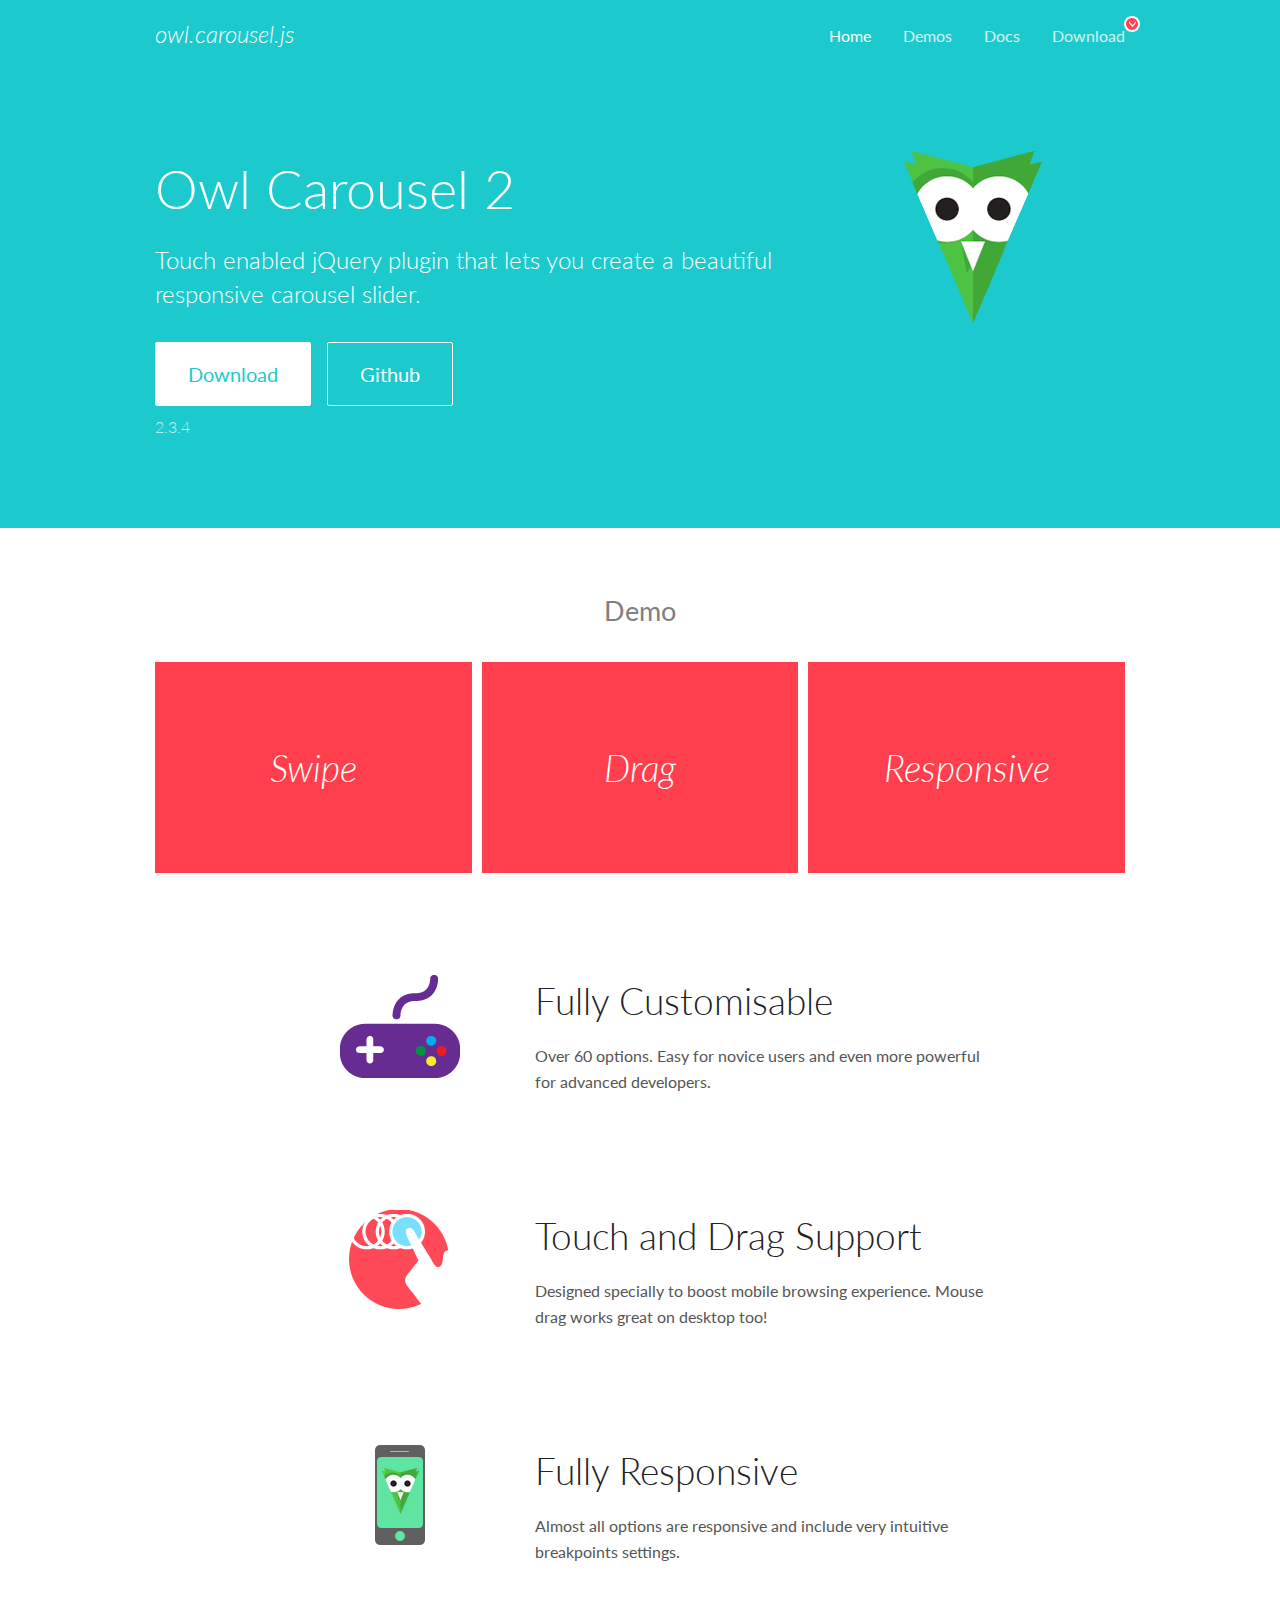
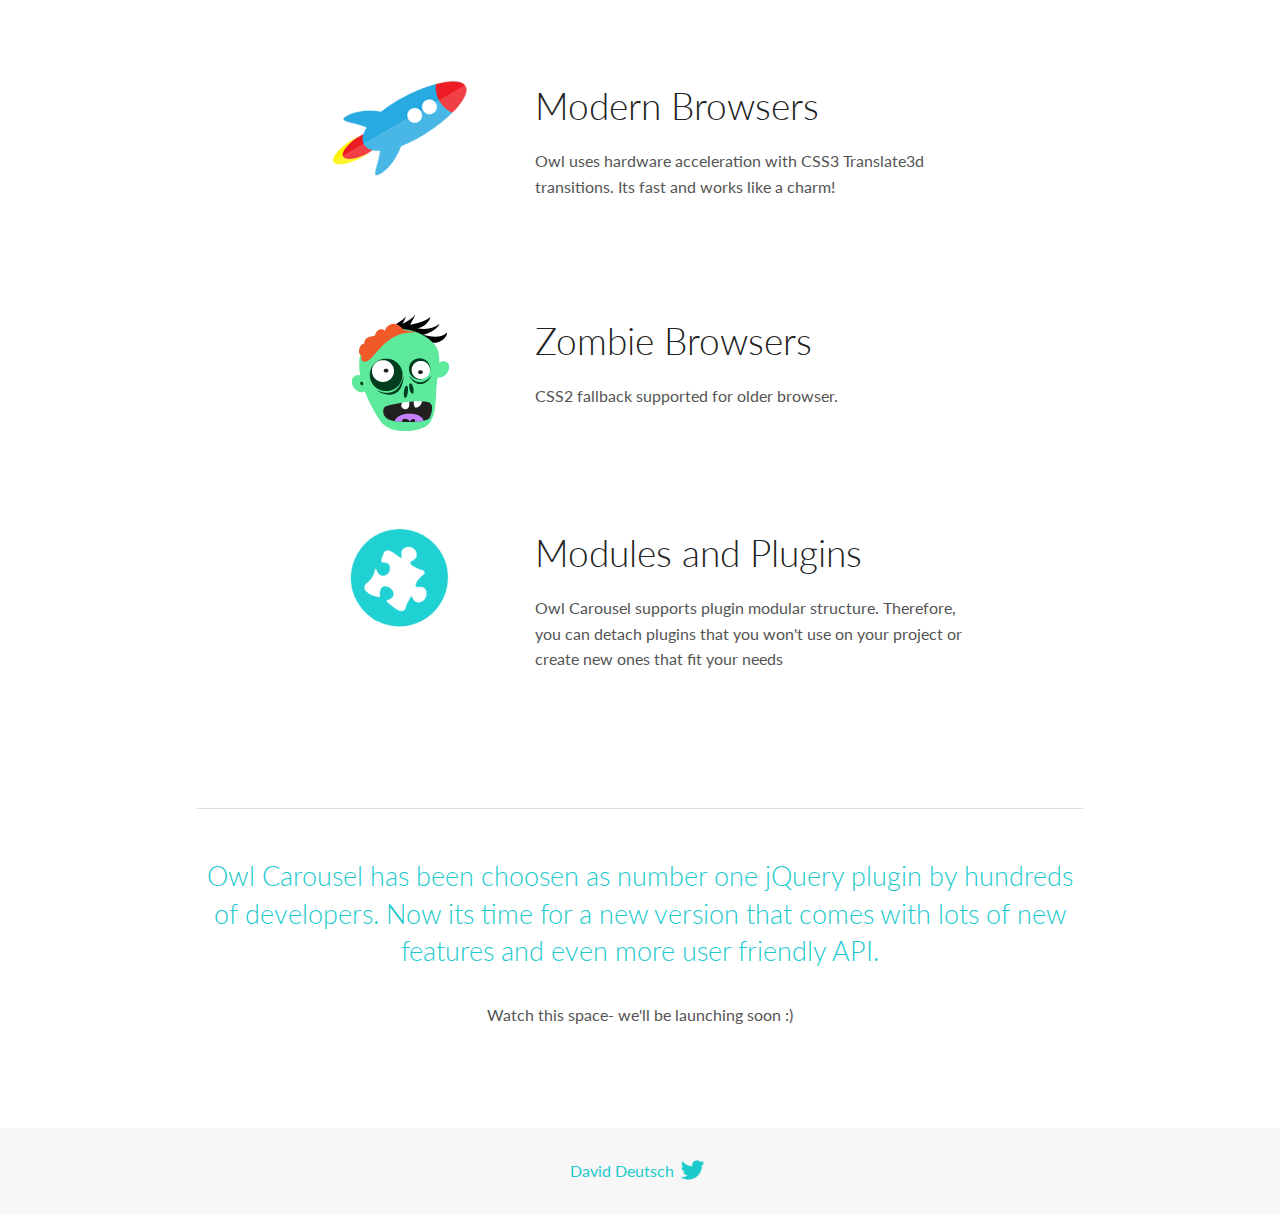
<file: lib/Plugin & Library Web Design ITCC 2025/Plugin & Library Web Design ITCC 2025/OwlCarousel2 v2.3.4/docs/index.html>
<!DOCTYPE html>
<html lang="en">
  <head>

    <!-- head -->
    <meta charset="utf-8">
    <meta name="msapplication-tap-highlight" content="no" />
    <meta name="viewport" content="width=device-width, initial-scale=1.0" />
    <meta name="description" content="Touch enabled jQuery plugin that lets you create beautiful responsive carousel slider.">
    <meta name="author" content="David Deutsch">
    <title>
      Home | Owl Carousel | 2.3.4
    </title>

    <!-- Stylesheets -->
    <link href='https://fonts.googleapis.com/css?family=Lato:300,400,700,400italic,300italic' rel='stylesheet' type='text/css'>
    <link rel="stylesheet" href="assets/css/docs.theme.min.css">

    <!-- Owl Stylesheets -->
    <link rel="stylesheet" href="assets/owlcarousel/assets/owl.carousel.min.css">
    <link rel="stylesheet" href="assets/owlcarousel/assets/owl.theme.default.min.css">

    <!-- HTML5 shim and Respond.js IE8 support of HTML5 elements and media queries -->

    <!--[if lt IE 9]>
      <script src="https://oss.maxcdn.com/libs/html5shiv/3.7.0/html5shiv.js"></script>
      <script src="https://oss.maxcdn.com/libs/respond.js/1.3.0/respond.min.js"></script>
    <![endif]-->

    <!-- Favicons -->
    <link rel="apple-touch-icon-precomposed" sizes="144x144" href="assets/ico/apple-touch-icon-144-precomposed.png">
    <link rel="shortcut icon" href="assets/ico/favicon.png">
    <link rel="shortcut icon" href="favicon.ico">

    <!-- Yeah i know js should not be in header. Its required for demos.-->

    <!-- javascript -->
    <script src="assets/vendors/jquery.min.js"></script>
    <script src="assets/owlcarousel/owl.carousel.js"></script>
  </head>
  <body>

    <!-- header -->
    <header class="header">
      <div class="row">
        <div class="large-12 columns">
          <div class="brand left">
            <h3>
              <a href="/OwlCarousel2/">owl.carousel.js</a> 
            </h3>
          </div>
          <a id="toggle-nav" class="right">
            <span></span> <span></span> <span></span> 
          </a> 
          <div class="nav-bar">
            <ul class="clearfix">
              <li class="active">
                <a href="/OwlCarousel2/index.html">Home</a> 
              </li>
              <li> <a href="/OwlCarousel2/demos/demos.html">Demos</a>  </li>
              <li> <a href="/OwlCarousel2/docs/started-welcome.html">Docs</a>  </li>
              <li>
                <a href="https://github.com/OwlCarousel2/OwlCarousel2/archive/2.3.4.zip">Download</a> 
                <span class="download"></span> 
              </li>
            </ul>
          </div>
        </div>
      </div>
    </header>

    <!-- home panel -->
    <section id="hero">
      <div class="row">
        <div class="large-8 medium-8 columns">
          <h1>Owl Carousel 2</h1>
          <h4>Touch enabled jQuery plugin that lets you create a beautiful responsive carousel slider.</h4>
          <a href="https://github.com/OwlCarousel2/OwlCarousel2/archive/2.3.4.zip" class="hero-button">Download</a> 
          <a href="https://github.com/OwlCarousel2/OwlCarousel2" class="hero-button outline">Github</a> 
          <p>2.3.4</p>
        </div>
        <div class="large-4 medium-4 columns">
          <img class="owl-logo" src="assets/img/owl-logo.png" alt="mr. Owl">
        </div>
      </div>
    </section>

    <!-- body -->
    <div class="home-demo">
      <div class="row">
        <div class="large-12 columns">
          <h3>Demo</h3>
          <div class="owl-carousel">
            <div class="item">
              <h2>Swipe</h2>
            </div>
            <div class="item">
              <h2>Drag</h2>
            </div>
            <div class="item">
              <h2>Responsive</h2>
            </div>
            <div class="item">
              <h2>CSS3</h2>
            </div>
            <div class="item">
              <h2>Fast</h2>
            </div>
            <div class="item">
              <h2>Easy</h2>
            </div>
            <div class="item">
              <h2>Free</h2>
            </div>
            <div class="item">
              <h2>Upgradable</h2>
            </div>
            <div class="item">
              <h2>Tons of options</h2>
            </div>
            <div class="item">
              <h2>Infinity</h2>
            </div>
            <div class="item">
              <h2>Auto Width</h2>
            </div>
          </div>
        </div>
      </div>
    </div>
    <script>
      var owl = $('.owl-carousel');
      owl.owlCarousel({
        margin: 10,
        loop: true,
        responsive: {
          0: {
            items: 1
          },
          600: {
            items: 2
          },
          1000: {
            items: 3
          }
        }
      })
    </script>

    <!-- features -->
    <div id="features">
      <div class="row">
        <div class="small-12 medium-9 small-centered columns">
          <section class="row feature">
            <div class="medium-4 small-12 columns">
              <img src="assets/img/feature-options.png" alt="">
            </div>
            <div class="medium-8 small-12 columns">
              <h2>Fully Customisable</h2>
              <p>Over 60 options. Easy for novice users and even more powerful for advanced developers.</p>
            </div>
          </section>
          <section class="row feature">
            <div class="medium-4 small-12 columns">
              <img src="assets/img/feature-drag.png" alt="">
            </div>
            <div class="medium-8 small-12 columns">
              <h2>Touch and Drag Support</h2>
              <p>Designed specially to boost mobile browsing experience. Mouse drag works great on desktop too!</p>
            </div>
          </section>
          <section class="row feature">
            <div class="medium-4 small-12 columns">
              <img src="assets/img/feature-responsive.png" alt="">
            </div>
            <div class="medium-8 small-12 columns">
              <h2>Fully Responsive</h2>
              <p>Almost all options are responsive and include very intuitive breakpoints settings.</p>
            </div>
          </section>
          <section class="row feature">
            <div class="medium-4 small-12 columns">
              <img src="assets/img/feature-modern.png" alt="">
            </div>
            <div class="medium-8 small-12 columns">
              <h2>Modern Browsers</h2>
              <p>Owl uses hardware acceleration with CSS3 Translate3d transitions. Its fast and works like a charm! </p>
            </div>
          </section>
          <section class="row feature">
            <div class="medium-4 small-12 columns">
              <img src="assets/img/feature-zombie.png" alt="">
            </div>
            <div class="medium-8 small-12 columns">
              <h2>Zombie Browsers</h2>
              <p>CSS2 fallback supported for older browser.</p>
            </div>
          </section>
          <section class="row feature">
            <div class="medium-4 small-12 columns">
              <img src="assets/img/feature-module.png" alt="">
            </div>
            <div class="medium-8 small-12 columns">
              <h2>Modules and Plugins</h2>
              <p>Owl Carousel supports plugin modular structure. Therefore, you can detach plugins that you won&#x27;t use on your project or create new ones that fit your needs</p>
            </div>
          </section>
        </div>
      </div>
    </div>

    <!-- footer -->
    <section id="teaser-text">
      <div class="row">
        <div class="small-12 medium-11 small-centered columns">
          <hr>
          <h3 id="owl-carousel-has-been-choosen-as-number-one-jquery-plugin-by-hundreds-of-developers-now-its-time-for-a-new-version-that-comes-with-lots-of-new-features-and-even-more-user-friendly-api-">Owl Carousel has been choosen as number one jQuery plugin by hundreds of developers. Now its time for a new version that comes with lots of new features and even more user friendly API.</h3>
          <p>Watch this space- we&#39;ll be launching soon :)</p>
        </div>
      </div>
    </section>

    <!-- footer -->
    <footer class="footer">
      <div class="row">
        <div class="large-12 columns">
          <h5>
            <a href="/OwlCarousel2/docs/support-contact.html">David Deutsch</a> 
            <a id="custom-tweet-button" href="https://twitter.com/share?url=https://github.com/OwlCarousel2/OwlCarousel2&text=Owl Carousel - This is so awesome! " target="_blank"></a> 
          </h5>
        </div>
      </div>
    </footer>

    <!-- vendors -->
    <script src="assets/vendors/highlight.js"></script>
    <script src="assets/js/app.js"></script>
  </body>
</html>
</file>
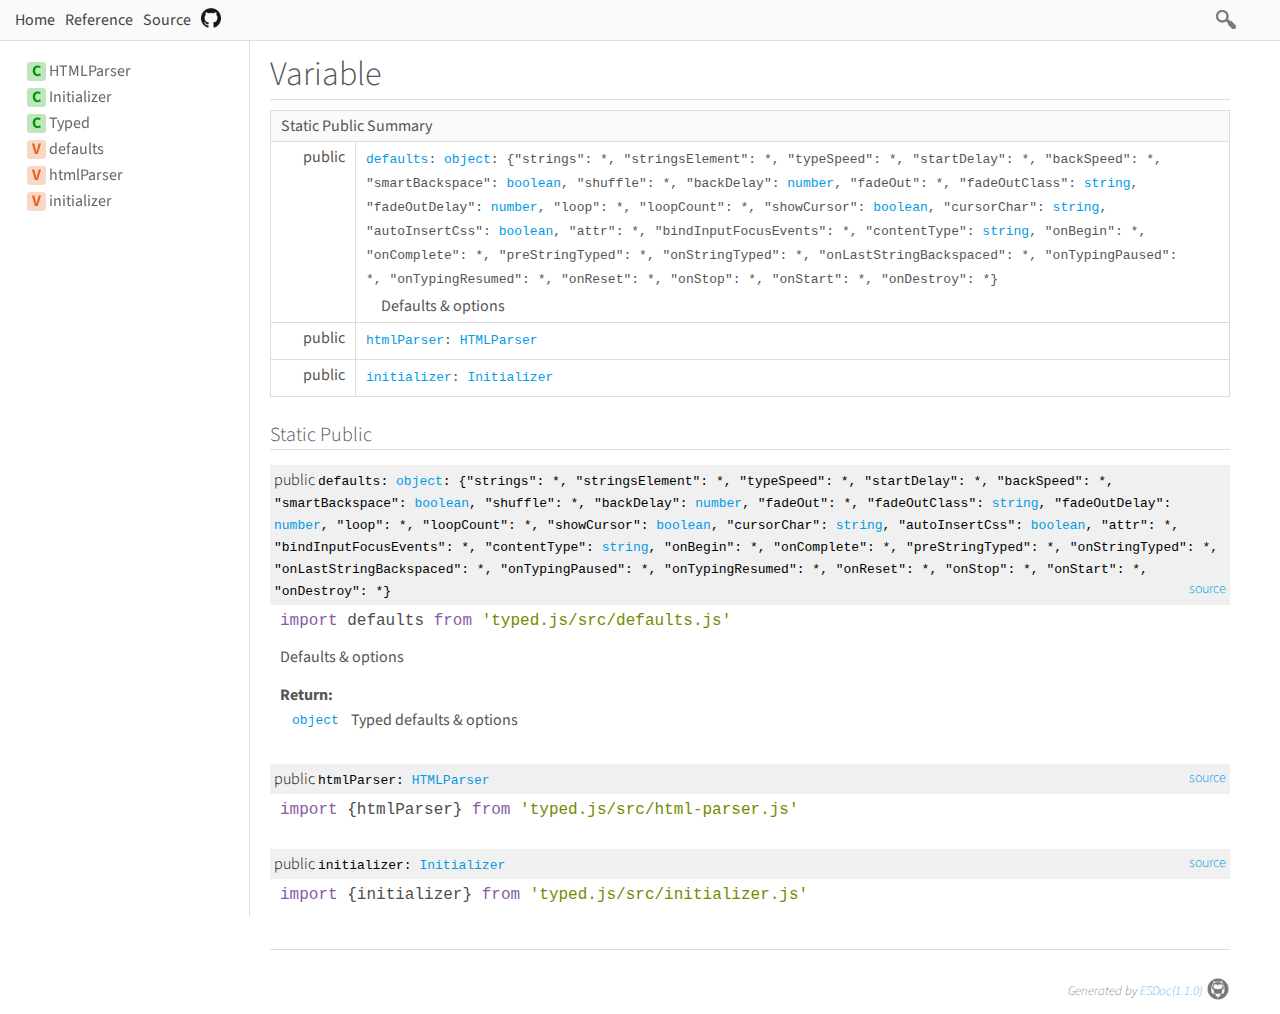
<file: lib/Plugin & Library Web Design ITCC 2025/Plugin & Library Web Design ITCC 2025/typed.js v2.1.0/docs/variable/index.html>
<!DOCTYPE html>
<html>
<head>
  <meta charset="utf-8">
  <base data-ice="baseUrl" href="../">
  <title data-ice="title">Variable | typed.js</title>
  <link type="text/css" rel="stylesheet" href="css/style.css">
  <link type="text/css" rel="stylesheet" href="css/prettify-tomorrow.css">
  <script src="script/prettify/prettify.js"></script>
  <script src="script/manual.js"></script>
<meta name="description" content="A JavaScript Typing Animation Library"><meta property="twitter:card" content="summary"><meta property="twitter:title" content="typed.js"><meta property="twitter:description" content="A JavaScript Typing Animation Library"></head>
<body class="layout-container" data-ice="rootContainer">

<header>
  <a href="./">Home</a>
  
  <a href="identifiers.html">Reference</a>
  <a href="source.html">Source</a>
  
  <div class="search-box">
  <span>
    <img src="./image/search.png">
    <span class="search-input-edge"></span><input class="search-input"><span class="search-input-edge"></span>
  </span>
    <ul class="search-result"></ul>
  </div>
<a style="position:relative; top:3px;" href="https://github.com/mattboldt/typed.js"><img width="20px" src="./image/github.png"></a></header>

<nav class="navigation" data-ice="nav"><div>
  <ul>
    
  <li data-ice="doc"><span data-ice="kind" class="kind-class">C</span><span data-ice="name"><span><a href="class/src/html-parser.js~HTMLParser.html">HTMLParser</a></span></span></li>
<li data-ice="doc"><span data-ice="kind" class="kind-class">C</span><span data-ice="name"><span><a href="class/src/initializer.js~Initializer.html">Initializer</a></span></span></li>
<li data-ice="doc"><span data-ice="kind" class="kind-class">C</span><span data-ice="name"><span><a href="class/src/typed.js~Typed.html">Typed</a></span></span></li>
<li data-ice="doc"><span data-ice="kind" class="kind-variable">V</span><span data-ice="name"><span><a href="variable/index.html#static-variable-defaults">defaults</a></span></span></li>
<li data-ice="doc"><span data-ice="kind" class="kind-variable">V</span><span data-ice="name"><span><a href="variable/index.html#static-variable-htmlParser">htmlParser</a></span></span></li>
<li data-ice="doc"><span data-ice="kind" class="kind-variable">V</span><span data-ice="name"><span><a href="variable/index.html#static-variable-initializer">initializer</a></span></span></li>
</ul>
</div>
</nav>

<div class="content" data-ice="content"><h1 data-ice="title">Variable</h1>
<div data-ice="summaries"><table class="summary" data-ice="summary">
  <thead><tr><td data-ice="title" colspan="3">Static Public Summary</td></tr></thead>
  <tbody>
  
  <tr data-ice="target">
    <td>
      <span class="access" data-ice="access">public</span>
      
      
      
      <span class="override" data-ice="override"></span>
    </td>
    <td>
      <div>
        <p>
          
          
          
          <span class="code" data-ice="name"><span><a href="variable/index.html#static-variable-defaults">defaults</a></span></span><span class="code" data-ice="signature">: <span><a href="https://developer.mozilla.org/en-US/docs/Web/JavaScript/Reference/Global_Objects/Object">object</a></span>: {&quot;strings&quot;: <span>*</span>, &quot;stringsElement&quot;: <span>*</span>, &quot;typeSpeed&quot;: <span>*</span>, &quot;startDelay&quot;: <span>*</span>, &quot;backSpeed&quot;: <span>*</span>, &quot;smartBackspace&quot;: <span><a href="https://developer.mozilla.org/en-US/docs/Web/JavaScript/Reference/Global_Objects/Boolean">boolean</a></span>, &quot;shuffle&quot;: <span>*</span>, &quot;backDelay&quot;: <span><a href="https://developer.mozilla.org/en-US/docs/Web/JavaScript/Reference/Global_Objects/Number">number</a></span>, &quot;fadeOut&quot;: <span>*</span>, &quot;fadeOutClass&quot;: <span><a href="https://developer.mozilla.org/en-US/docs/Web/JavaScript/Reference/Global_Objects/String">string</a></span>, &quot;fadeOutDelay&quot;: <span><a href="https://developer.mozilla.org/en-US/docs/Web/JavaScript/Reference/Global_Objects/Number">number</a></span>, &quot;loop&quot;: <span>*</span>, &quot;loopCount&quot;: <span>*</span>, &quot;showCursor&quot;: <span><a href="https://developer.mozilla.org/en-US/docs/Web/JavaScript/Reference/Global_Objects/Boolean">boolean</a></span>, &quot;cursorChar&quot;: <span><a href="https://developer.mozilla.org/en-US/docs/Web/JavaScript/Reference/Global_Objects/String">string</a></span>, &quot;autoInsertCss&quot;: <span><a href="https://developer.mozilla.org/en-US/docs/Web/JavaScript/Reference/Global_Objects/Boolean">boolean</a></span>, &quot;attr&quot;: <span>*</span>, &quot;bindInputFocusEvents&quot;: <span>*</span>, &quot;contentType&quot;: <span><a href="https://developer.mozilla.org/en-US/docs/Web/JavaScript/Reference/Global_Objects/String">string</a></span>, &quot;onBegin&quot;: <span>*</span>, &quot;onComplete&quot;: <span>*</span>, &quot;preStringTyped&quot;: <span>*</span>, &quot;onStringTyped&quot;: <span>*</span>, &quot;onLastStringBackspaced&quot;: <span>*</span>, &quot;onTypingPaused&quot;: <span>*</span>, &quot;onTypingResumed&quot;: <span>*</span>, &quot;onReset&quot;: <span>*</span>, &quot;onStop&quot;: <span>*</span>, &quot;onStart&quot;: <span>*</span>, &quot;onDestroy&quot;: <span>*</span>}</span>
        </p>
      </div>
      <div>
        
        
        <div data-ice="description"><p>Defaults &amp; options</p>
</div>
      </div>
    </td>
    <td>
      
      
    </td>
  </tr>
<tr data-ice="target">
    <td>
      <span class="access" data-ice="access">public</span>
      
      
      
      <span class="override" data-ice="override"></span>
    </td>
    <td>
      <div>
        <p>
          
          
          
          <span class="code" data-ice="name"><span><a href="variable/index.html#static-variable-htmlParser">htmlParser</a></span></span><span class="code" data-ice="signature">: <span><a href="class/src/html-parser.js~HTMLParser.html">HTMLParser</a></span></span>
        </p>
      </div>
      <div>
        
        
        
      </div>
    </td>
    <td>
      
      
    </td>
  </tr>
<tr data-ice="target">
    <td>
      <span class="access" data-ice="access">public</span>
      
      
      
      <span class="override" data-ice="override"></span>
    </td>
    <td>
      <div>
        <p>
          
          
          
          <span class="code" data-ice="name"><span><a href="variable/index.html#static-variable-initializer">initializer</a></span></span><span class="code" data-ice="signature">: <span><a href="class/src/initializer.js~Initializer.html">Initializer</a></span></span>
        </p>
      </div>
      <div>
        
        
        
      </div>
    </td>
    <td>
      
      
    </td>
  </tr>
</tbody>
</table>
</div>
<div data-ice="details"><h2 data-ice="title">Static Public </h2>

<div class="detail" data-ice="detail">
  <h3 data-ice="anchor" id="static-variable-defaults">
    <span class="access" data-ice="access">public</span>
    
    
    
    
    
    <span class="code" data-ice="name">defaults</span><span class="code" data-ice="signature">: <span><a href="https://developer.mozilla.org/en-US/docs/Web/JavaScript/Reference/Global_Objects/Object">object</a></span>: {&quot;strings&quot;: <span>*</span>, &quot;stringsElement&quot;: <span>*</span>, &quot;typeSpeed&quot;: <span>*</span>, &quot;startDelay&quot;: <span>*</span>, &quot;backSpeed&quot;: <span>*</span>, &quot;smartBackspace&quot;: <span><a href="https://developer.mozilla.org/en-US/docs/Web/JavaScript/Reference/Global_Objects/Boolean">boolean</a></span>, &quot;shuffle&quot;: <span>*</span>, &quot;backDelay&quot;: <span><a href="https://developer.mozilla.org/en-US/docs/Web/JavaScript/Reference/Global_Objects/Number">number</a></span>, &quot;fadeOut&quot;: <span>*</span>, &quot;fadeOutClass&quot;: <span><a href="https://developer.mozilla.org/en-US/docs/Web/JavaScript/Reference/Global_Objects/String">string</a></span>, &quot;fadeOutDelay&quot;: <span><a href="https://developer.mozilla.org/en-US/docs/Web/JavaScript/Reference/Global_Objects/Number">number</a></span>, &quot;loop&quot;: <span>*</span>, &quot;loopCount&quot;: <span>*</span>, &quot;showCursor&quot;: <span><a href="https://developer.mozilla.org/en-US/docs/Web/JavaScript/Reference/Global_Objects/Boolean">boolean</a></span>, &quot;cursorChar&quot;: <span><a href="https://developer.mozilla.org/en-US/docs/Web/JavaScript/Reference/Global_Objects/String">string</a></span>, &quot;autoInsertCss&quot;: <span><a href="https://developer.mozilla.org/en-US/docs/Web/JavaScript/Reference/Global_Objects/Boolean">boolean</a></span>, &quot;attr&quot;: <span>*</span>, &quot;bindInputFocusEvents&quot;: <span>*</span>, &quot;contentType&quot;: <span><a href="https://developer.mozilla.org/en-US/docs/Web/JavaScript/Reference/Global_Objects/String">string</a></span>, &quot;onBegin&quot;: <span>*</span>, &quot;onComplete&quot;: <span>*</span>, &quot;preStringTyped&quot;: <span>*</span>, &quot;onStringTyped&quot;: <span>*</span>, &quot;onLastStringBackspaced&quot;: <span>*</span>, &quot;onTypingPaused&quot;: <span>*</span>, &quot;onTypingResumed&quot;: <span>*</span>, &quot;onReset&quot;: <span>*</span>, &quot;onStop&quot;: <span>*</span>, &quot;onStart&quot;: <span>*</span>, &quot;onDestroy&quot;: <span>*</span>}</span>
    <span class="right-info">
      
      
      <span data-ice="source"><span><a href="file/src/defaults.js.html#lineNumber7">source</a></span></span>
    </span>
  </h3>

  <div data-ice="importPath" class="import-path"><pre class="prettyprint"><code data-ice="importPathCode">import defaults from &apos;<span><a href="file/src/defaults.js.html#lineNumber7">typed.js/src/defaults.js</a></span>&apos;</code></pre></div>
  
  
  <div data-ice="description"><p>Defaults &amp; options</p>
</div>

  

  <div data-ice="properties">
</div>

  <div class="return-params" data-ice="returnParams">
    <h4>Return:</h4>
    <table>
      <tbody>
        <tr>
          <td class="return-type code" data-ice="returnType"><span><a href="https://developer.mozilla.org/en-US/docs/Web/JavaScript/Reference/Global_Objects/Object">object</a></span></td>
          <td class="return-desc" data-ice="returnDescription"><p>Typed defaults &amp; options</p>
</td>
        </tr>
      </tbody>
    </table>
    <div data-ice="returnProperties">
</div>
  </div>

  

  

  

  

  

  

  
  
</div>
<div class="detail" data-ice="detail">
  <h3 data-ice="anchor" id="static-variable-htmlParser">
    <span class="access" data-ice="access">public</span>
    
    
    
    
    
    <span class="code" data-ice="name">htmlParser</span><span class="code" data-ice="signature">: <span><a href="class/src/html-parser.js~HTMLParser.html">HTMLParser</a></span></span>
    <span class="right-info">
      
      
      <span data-ice="source"><span><a href="file/src/html-parser.js.html#lineNumber67">source</a></span></span>
    </span>
  </h3>

  <div data-ice="importPath" class="import-path"><pre class="prettyprint"><code data-ice="importPathCode">import {htmlParser} from &apos;<span><a href="file/src/html-parser.js.html#lineNumber67">typed.js/src/html-parser.js</a></span>&apos;</code></pre></div>
  
  
  

  

  <div data-ice="properties">
</div>

  

  

  

  

  

  

  

  
  
</div>
<div class="detail" data-ice="detail">
  <h3 data-ice="anchor" id="static-variable-initializer">
    <span class="access" data-ice="access">public</span>
    
    
    
    
    
    <span class="code" data-ice="name">initializer</span><span class="code" data-ice="signature">: <span><a href="class/src/initializer.js~Initializer.html">Initializer</a></span></span>
    <span class="right-info">
      
      
      <span data-ice="source"><span><a href="file/src/initializer.js.html#lineNumber218">source</a></span></span>
    </span>
  </h3>

  <div data-ice="importPath" class="import-path"><pre class="prettyprint"><code data-ice="importPathCode">import {initializer} from &apos;<span><a href="file/src/initializer.js.html#lineNumber218">typed.js/src/initializer.js</a></span>&apos;</code></pre></div>
  
  
  

  

  <div data-ice="properties">
</div>

  

  

  

  

  

  

  

  
  
</div>
</div>
</div>

<footer class="footer">
  Generated by <a href="https://esdoc.org">ESDoc<span data-ice="esdocVersion">(1.1.0)</span><img src="./image/esdoc-logo-mini-black.png"></a>
</footer>

<script src="script/search_index.js"></script>
<script src="script/search.js"></script>
<script src="script/pretty-print.js"></script>
<script src="script/inherited-summary.js"></script>
<script src="script/test-summary.js"></script>
<script src="script/inner-link.js"></script>
<script src="script/patch-for-local.js"></script>
</body>
</html>
</file>
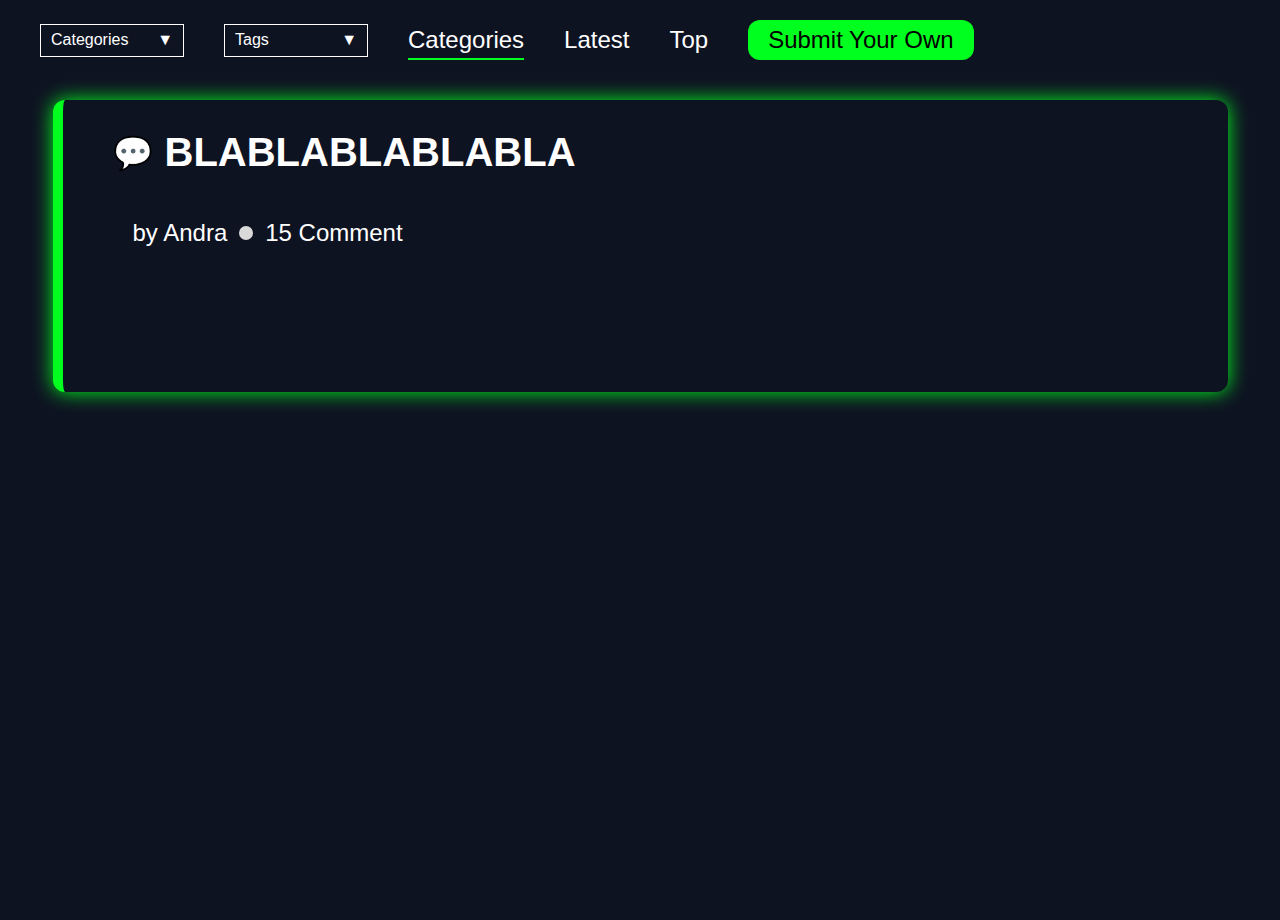
<file: forumm.html>
<!DOCTYPE html>
<html lang="en">

<head>
  <meta charset="UTF-8">
  <meta name="viewport" content="width=device-width, initial-scale=1.0">
  <title>Forum Chat Dummy</title>
  <link rel="stylesheet" href="/css/forum.css">
</head>

<body class="custom-body">
  <div class="nav-bar">
    <div class="dropdown">
      <div class="dropdown-button">Categories
        <span class="arrow">▼</span>
      </div>
      <div class="dropdown-content">
        <a href="#">blabla</a>
        <a href="#">blabla</a>
        <a href="#">blabla</a>
      </div>
    </div>

    <div class="dropdown">
      <div class="dropdown-button">Tags
        <span class="arrow">▼</span>
      </div>
      <div class="dropdown-content">
        <a href="#">blabla</a>
        <a href="#">blabla</a>
        <a href="#">blabla</a>
      </div>
    </div>

    <a href="#" class="nav-link underline">Categories</a>
    <a href="#" class="nav-link">Latest</a>
    <a href="#" class="nav-link">Top</a>
    <a href="#" class="submit-btn">Submit Your Own</a>
  </div>

  <div class="chat-card">
    <div class="chat-header">
      <div class="chat-icon">💬</div>
      <h1 class="chat-title">BLABLABLABLABLA</h1>
    </div>
    <div class="chat-info">
      <p class="chat-user">by Andra</p>
      <div class="chat-dot"></div>
      <p class="chat-comment">15 Comment</p>
    </div>
  </div>
</body>

</html>
</file>
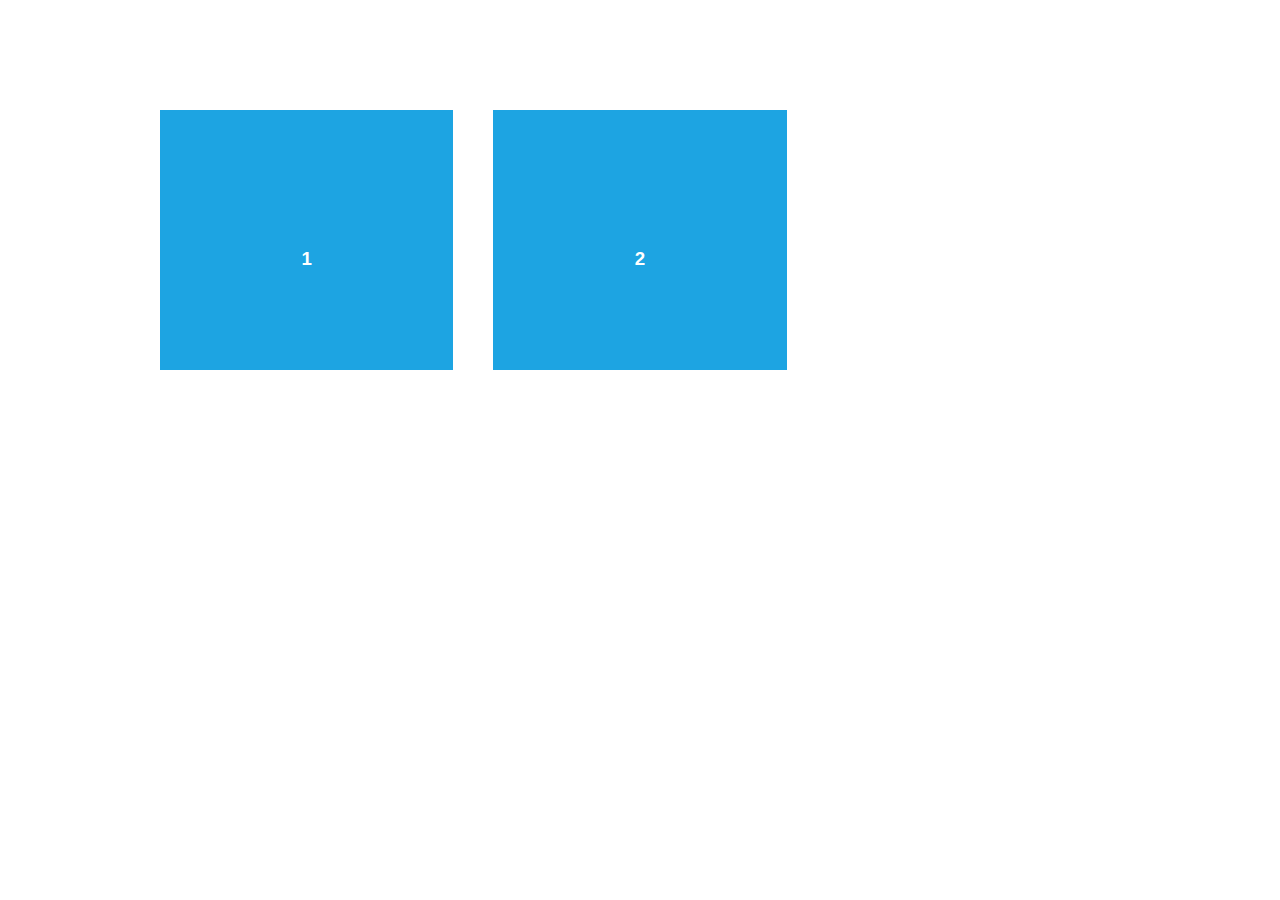
<file: lib/Plugin & Library Web Design ITCC 2025/Plugin & Library Web Design ITCC 2025/Animate On Scroll v2.3.2/demo/async.html>
<!DOCTYPE html>
<html>
  <head>
    <meta charset="utf-8">
    <title>AOS - Animate on scroll library</title>
    <meta name="viewport" content="width=device-width">
    <link rel="stylesheet" href="css/styles.css" />
    <link rel="stylesheet" href="../dist/aos.css" />
  </head>
  <body>
    <div id="aos-demo" class="aos-all"></div>

    <script src="../dist/aos.js"></script>
    <script>
      AOS.init({
        easing: 'ease-in-out-sine'
      });

      setInterval(addItem, 300);

      var itemsCounter = 1;
      var container = document.getElementById('aos-demo');

      function addItem () {
        if (itemsCounter > 42) return;
        var item = document.createElement('div');
        item.classList.add('aos-item');
        item.setAttribute('data-aos', 'fade-up');
        item.innerHTML = '<div class="aos-item__inner"><h3>' + itemsCounter + '</h3></div>';
        container.appendChild(item);
        itemsCounter++;
      }
    </script>
  </body>
</html>
</file>
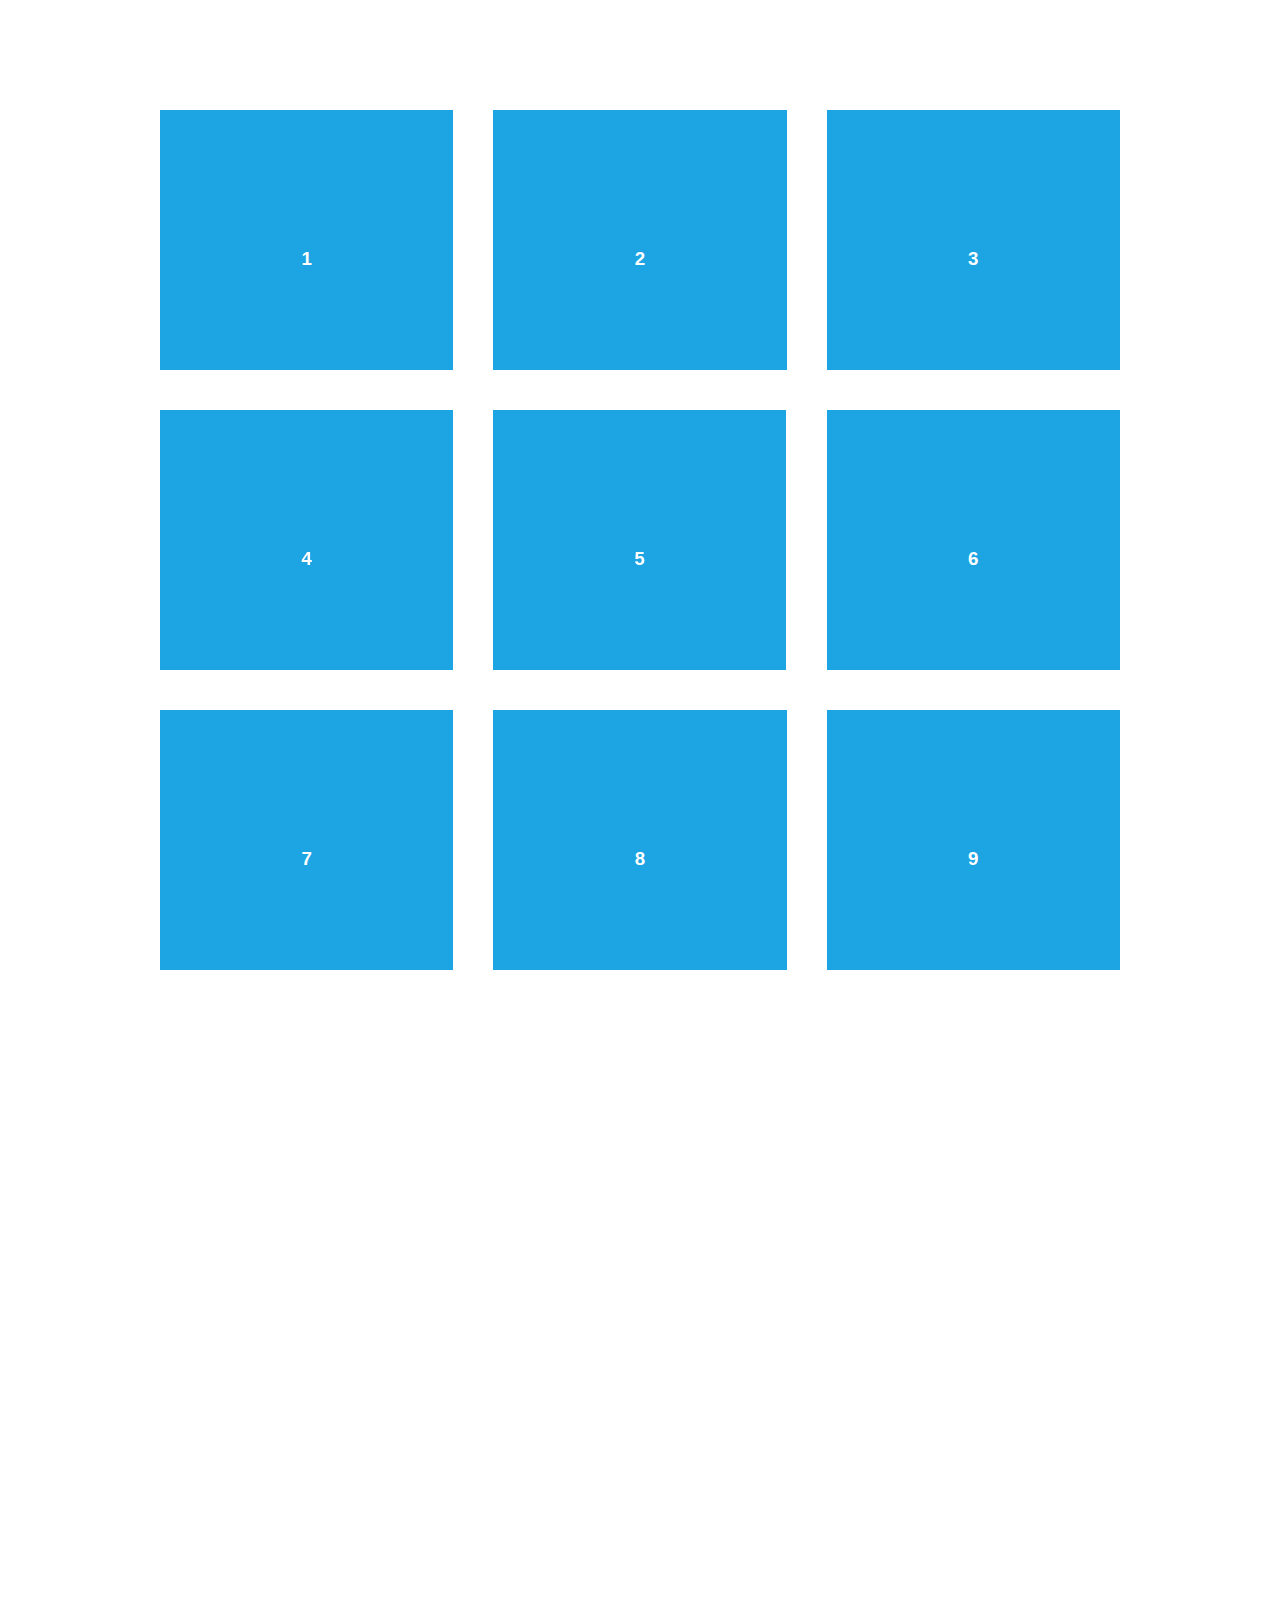
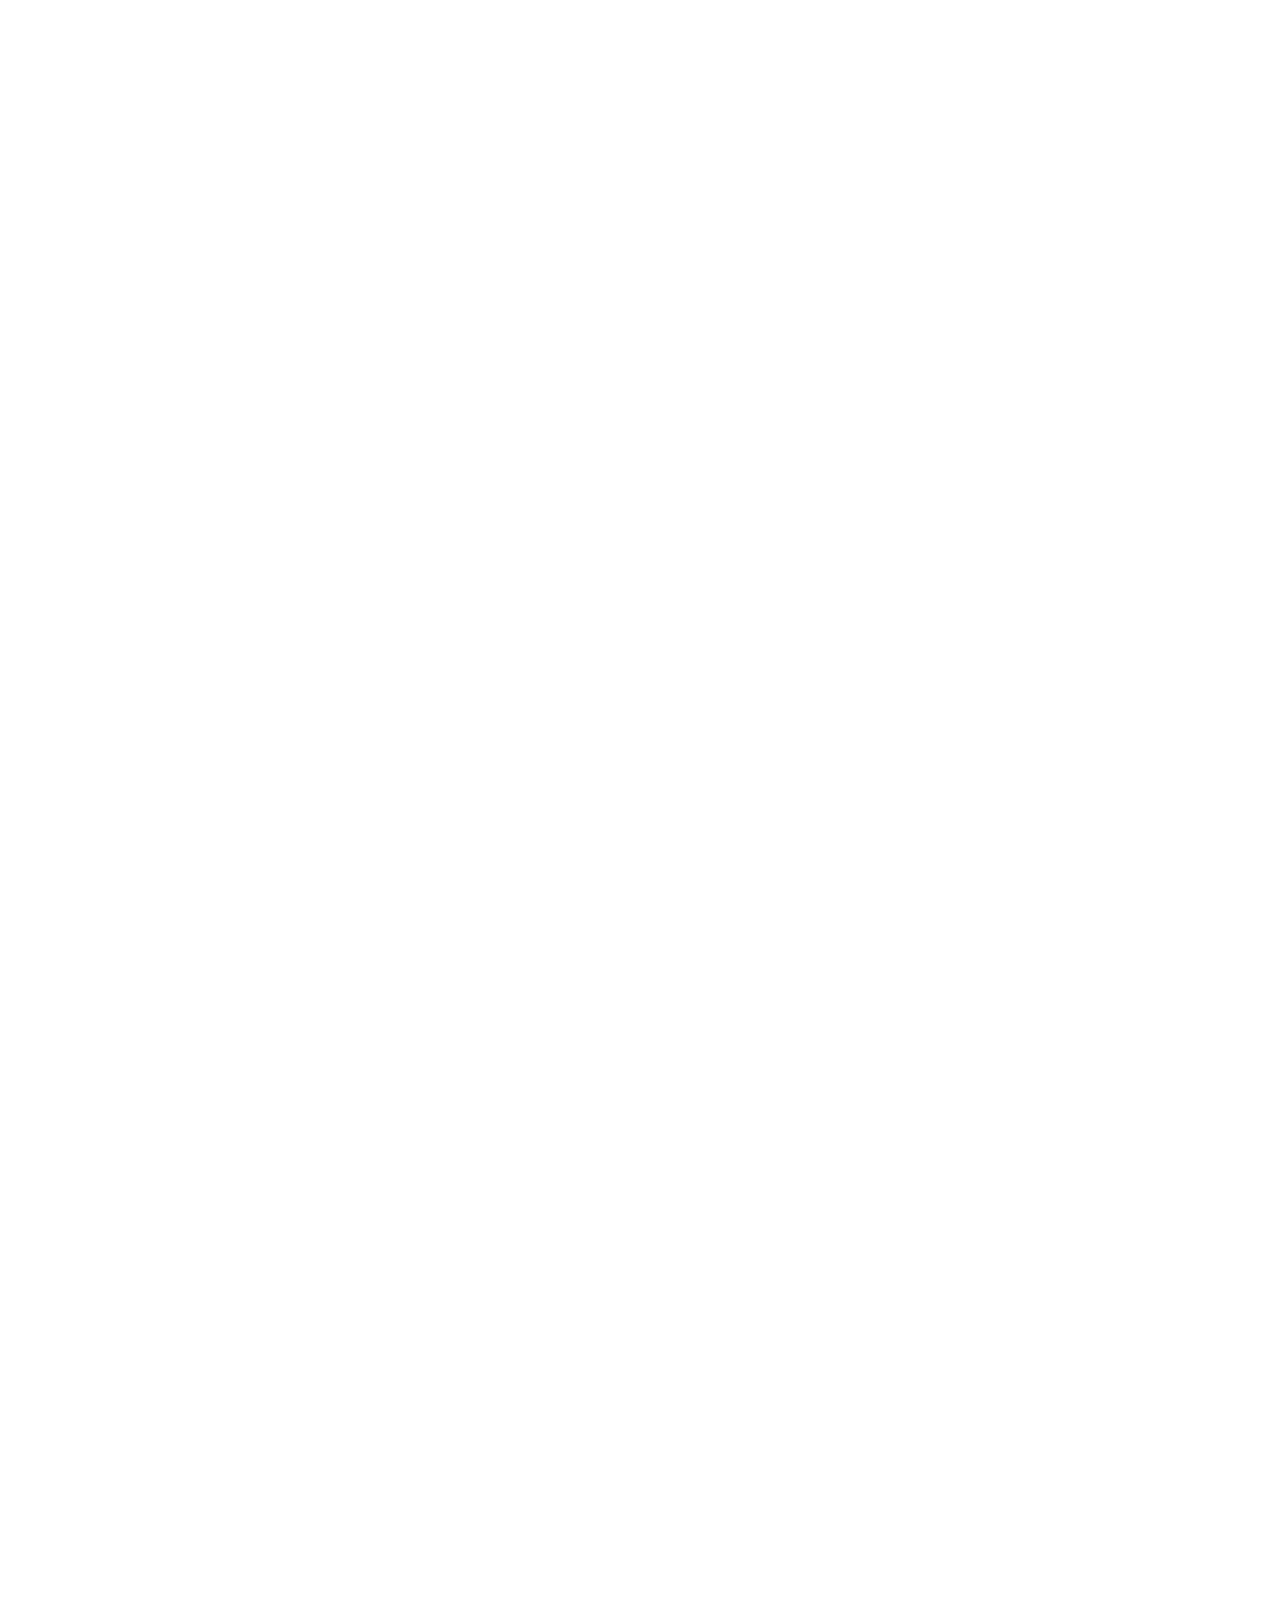
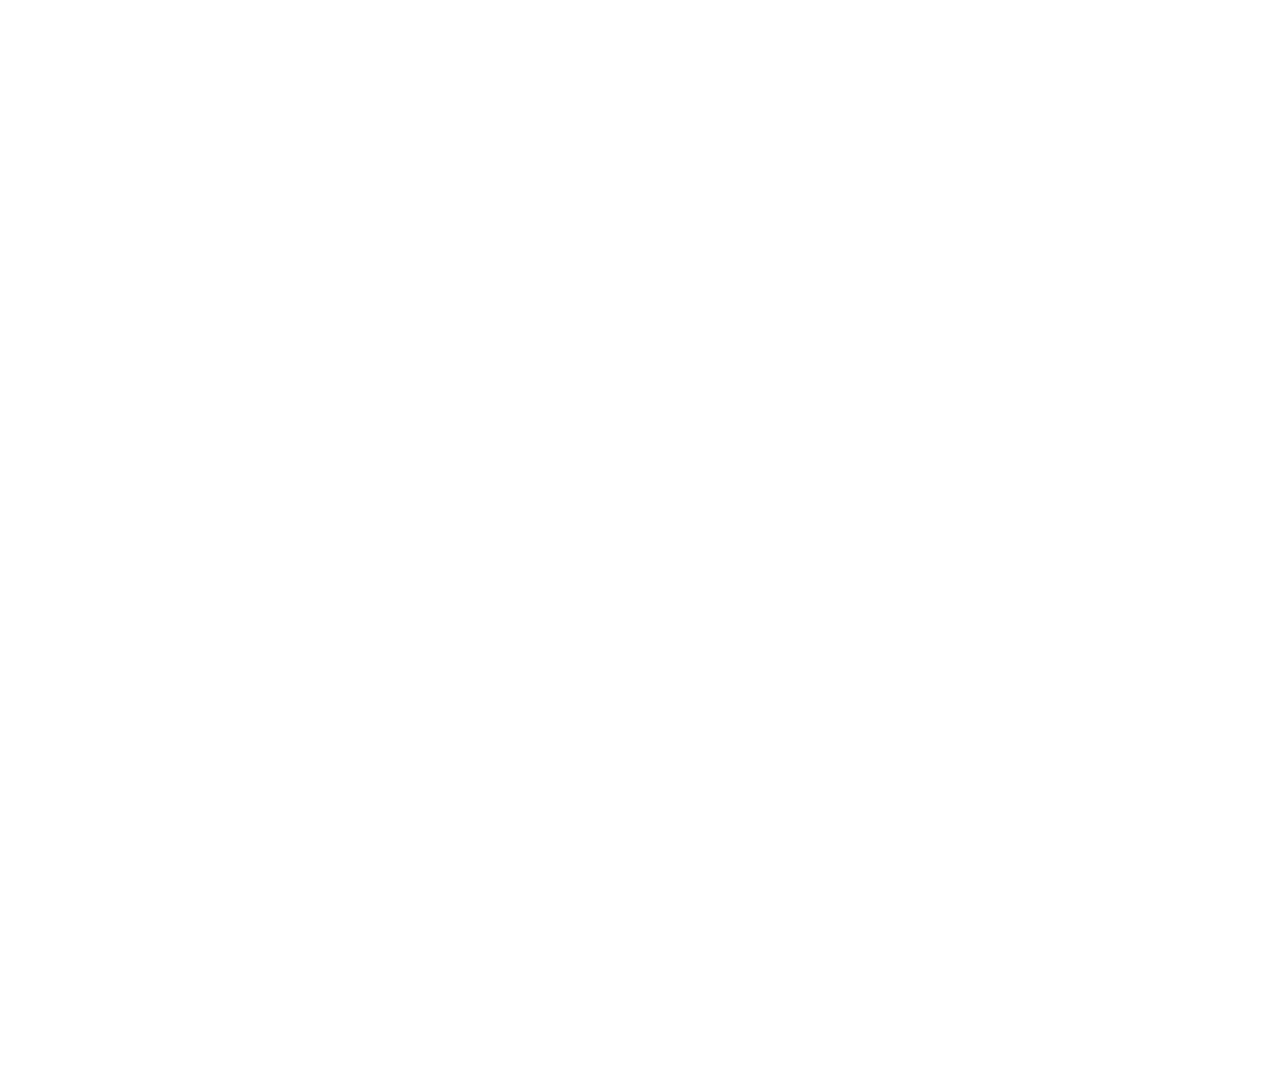
<file: lib/Plugin & Library Web Design ITCC 2025/Plugin & Library Web Design ITCC 2025/Animate On Scroll v2.3.2/demo/simple.html>
<!DOCTYPE html>
<html>
  <head>
    <meta charset="utf-8">
    <title>AOS - Animate on scroll library</title>
    <meta name="viewport" content="width=device-width">
    <link rel="stylesheet" href="css/styles.css" />
    <link rel="stylesheet" href="../dist/aos.css" />
    <!--[if lt IE 9]>
    <script src="//html5shiv.googlecode.com/svn/trunk/html5.js"></script>
    <![endif]-->
  </head>
  <body>
    <div id="transcroller-body" class="aos-all">
      <div class="aos-item" data-aos="fade-up">
        <div class="aos-item__inner"><h3>1</h3></div>
      </div>
      <div class="aos-item" data-aos="fade-down">
        <div class="aos-item__inner"><h3>2</h3></div>
      </div>
      <div class="aos-item" data-aos="zoom-out-down">
        <div class="aos-item__inner"><h3>3</h3></div>
      </div>
      <div class="aos-item" data-aos="flip-down">
        <div class="aos-item__inner"><h3>4</h3></div>
      </div>
      <div class="aos-item" data-aos="flip-up">
        <div class="aos-item__inner"><h3>5</h3></div>
      </div>
      <div class="aos-item" data-aos="fade-down">
        <div class="aos-item__inner"><h3>6</h3></div>
      </div>
      <div class="aos-item" data-aos="fade-in">
        <div class="aos-item__inner"><h3>7</h3></div>
      </div>
      <div class="aos-item" data-aos="fade-down">
        <div class="aos-item__inner"><h3>8</h3></div>
      </div>
      <div class="aos-item" data-aos="fade-in">
        <div class="aos-item__inner"><h3>9</h3></div>
      </div>
      <div class="aos-item" data-aos="fade-down">
        <div class="aos-item__inner"><h3>10</h3></div>
      </div>
      <div class="aos-item" data-aos="fade-up">
        <div class="aos-item__inner"><h3>11</h3></div>
      </div>
      <div class="aos-item" data-aos="fade-down">
        <div class="aos-item__inner"><h3>12</h3></div>
      </div>
      <div class="aos-item" data-aos="fade-in">
        <div class="aos-item__inner"><h3>13</h3></div>
      </div>
      <div class="aos-item" data-aos="fade-up">
        <div class="aos-item__inner"><h3>14</h3></div>
      </div>
      <div class="aos-item" data-aos="fade-in">
        <div class="aos-item__inner"><h3>15</h3></div>
      </div>
      <div class="aos-item" data-aos="fade-up">
        <div class="aos-item__inner"><h3>16</h3></div>
      </div>
      <div class="aos-item" data-aos="fade-down">
        <div class="aos-item__inner"><h3>17</h3></div>
      </div>
      <div class="aos-item" data-aos="fade-up">
        <div class="aos-item__inner"><h3>18</h3></div>
      </div>
      <div class="aos-item" data-aos="zoom-out">
        <div class="aos-item__inner"><h3>19</h3></div>
      </div>
      <div class="aos-item" data-aos="fade-up">
        <div class="aos-item__inner"><h3>20</h3></div>
      </div>
      <div class="aos-item" data-aos="zoom-out">
        <div class="aos-item__inner"><h3>21</h3></div>
      </div>
      <div class="aos-item" data-aos="fade-in">
        <div class="aos-item__inner"><h3>22</h3></div>
      </div>
      <div class="aos-item" data-aos="zoom-out-up">
        <div class="aos-item__inner"><h3>23</h3></div>
      </div>
      <div class="aos-item" data-aos="zoom-out-down">
        <div class="aos-item__inner"><h3>24</h3></div>
      </div>
      <div class="aos-item" data-aos="fade-in">
        <div class="aos-item__inner"><h3>25</h3></div>
      </div>
      <div class="aos-item" data-aos="fade-in">
        <div class="aos-item__inner"><h3>26</h3></div>
      </div>
      <div class="aos-item" data-aos="fade-in">
        <div class="aos-item__inner"><h3>27</h3></div>
      </div>
      <div class="aos-item" data-aos="fade-in">
        <div class="aos-item__inner"><h3>28</h3></div>
      </div>
      <div class="aos-item" data-aos="fade-in">
        <div class="aos-item__inner"><h3>29</h3></div>
      </div>
      <div class="aos-item" data-aos="fade-in">
        <div class="aos-item__inner"><h3>30</h3></div>
      </div>
      <div class="aos-item" data-aos="fade-in">
        <div class="aos-item__inner"><h3>31</h3></div>
      </div>
      <div class="aos-item" data-aos="fade-in">
        <div class="aos-item__inner"><h3>32</h3></div>
      </div>
      <div class="aos-item" data-aos="fade-in">
        <div class="aos-item__inner"><h3>33</h3></div>
      </div>
      <div class="aos-item" data-aos="fade-in">
        <div class="aos-item__inner"><h3>34</h3></div>
      </div>
      <div class="aos-item" data-aos="fade-in">
        <div class="aos-item__inner"><h3>35</h3></div>
      </div>
      <div class="aos-item" data-aos="fade-in">
        <div class="aos-item__inner"><h3>36</h3></div>
      </div>
      <div class="aos-item" data-aos="fade-in">
        <div class="aos-item__inner"><h3>37</h3></div>
      </div>
      <div class="aos-item" data-aos="fade-in">
        <div class="aos-item__inner"><h3>38</h3></div>
      </div>
      <div class="aos-item" data-aos="fade-in">
        <div class="aos-item__inner"><h3>39</h3></div>
      </div>
      <div class="aos-item" data-aos="fade-in">
        <div class="aos-item__inner"><h3>40</h3></div>
      </div>
      <div class="aos-item" data-aos="fade-in">
        <div class="aos-item__inner"><h3>41</h3></div>
      </div>
      <div class="aos-item" data-aos="fade-in">
        <div class="aos-item__inner"><h3>42</h3></div>
      </div>
    </div>

    <script src="../dist/aos.js"></script>
    <script>
      AOS.init({
        easing: 'ease-in-out-sine'
      });
    </script>

    <!-- <script src="//cdnjs.cloudflare.com/ajax/libs/require.js/2.1.11/require.min.js"></script>
    <script>
      requirejs.config({
          baseUrl: '../dist',
      });

      require(['aos'], function(AOS){
          AOS.init({
              easing: 'ease-in-out-sine'
          });
      });
    </script> -->
  </body>
</html>
</file>
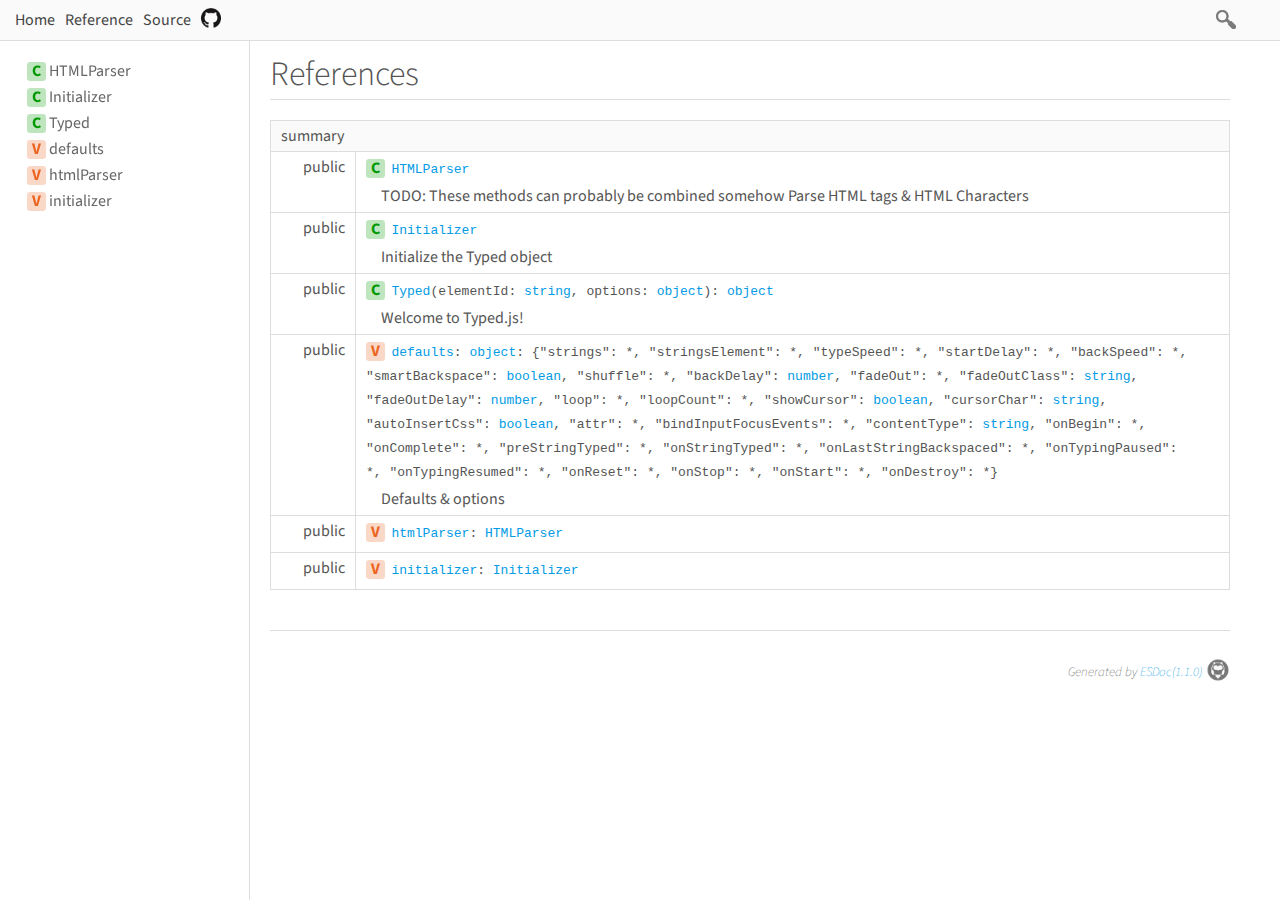
<file: lib/Plugin & Library Web Design ITCC 2025/Plugin & Library Web Design ITCC 2025/typed.js v2.1.0/docs/identifiers.html>
<!DOCTYPE html>
<html>
<head>
  <meta charset="utf-8">
  <base data-ice="baseUrl">
  <title data-ice="title">Reference | typed.js</title>
  <link type="text/css" rel="stylesheet" href="css/style.css">
  <link type="text/css" rel="stylesheet" href="css/prettify-tomorrow.css">
  <script src="script/prettify/prettify.js"></script>
  <script src="script/manual.js"></script>
<meta name="description" content="A JavaScript Typing Animation Library"><meta property="twitter:card" content="summary"><meta property="twitter:title" content="typed.js"><meta property="twitter:description" content="A JavaScript Typing Animation Library"></head>
<body class="layout-container" data-ice="rootContainer">

<header>
  <a href="./">Home</a>
  
  <a href="identifiers.html">Reference</a>
  <a href="source.html">Source</a>
  
  <div class="search-box">
  <span>
    <img src="./image/search.png">
    <span class="search-input-edge"></span><input class="search-input"><span class="search-input-edge"></span>
  </span>
    <ul class="search-result"></ul>
  </div>
<a style="position:relative; top:3px;" href="https://github.com/mattboldt/typed.js"><img width="20px" src="./image/github.png"></a></header>

<nav class="navigation" data-ice="nav"><div>
  <ul>
    
  <li data-ice="doc"><span data-ice="kind" class="kind-class">C</span><span data-ice="name"><span><a href="class/src/html-parser.js~HTMLParser.html">HTMLParser</a></span></span></li>
<li data-ice="doc"><span data-ice="kind" class="kind-class">C</span><span data-ice="name"><span><a href="class/src/initializer.js~Initializer.html">Initializer</a></span></span></li>
<li data-ice="doc"><span data-ice="kind" class="kind-class">C</span><span data-ice="name"><span><a href="class/src/typed.js~Typed.html">Typed</a></span></span></li>
<li data-ice="doc"><span data-ice="kind" class="kind-variable">V</span><span data-ice="name"><span><a href="variable/index.html#static-variable-defaults">defaults</a></span></span></li>
<li data-ice="doc"><span data-ice="kind" class="kind-variable">V</span><span data-ice="name"><span><a href="variable/index.html#static-variable-htmlParser">htmlParser</a></span></span></li>
<li data-ice="doc"><span data-ice="kind" class="kind-variable">V</span><span data-ice="name"><span><a href="variable/index.html#static-variable-initializer">initializer</a></span></span></li>
</ul>
</div>
</nav>

<div class="content" data-ice="content"><h1>References</h1>

<div class="identifiers-wrap">
  <div>
    
  <div data-ice="dirSummaryWrap">
      
      <div data-ice="dirSummary"><table class="summary" data-ice="summary">
  <thead><tr><td data-ice="title" colspan="3">summary</td></tr></thead>
  <tbody>
  
  <tr data-ice="target">
    <td>
      <span class="access" data-ice="access">public</span>
      
      
      
      <span class="override" data-ice="override"></span>
    </td>
    <td>
      <div>
        <p>
          <span data-ice="kind-icon" class="kind-class">C</span>
          
          
          <span class="code" data-ice="name"><span><a href="class/src/html-parser.js~HTMLParser.html">HTMLParser</a></span></span>
        </p>
      </div>
      <div>
        
        
        <div data-ice="description"><p>TODO: These methods can probably be combined somehow
Parse HTML tags &amp; HTML Characters</p>
</div>
      </div>
    </td>
    <td>
      
      
    </td>
  </tr>
<tr data-ice="target">
    <td>
      <span class="access" data-ice="access">public</span>
      
      
      
      <span class="override" data-ice="override"></span>
    </td>
    <td>
      <div>
        <p>
          <span data-ice="kind-icon" class="kind-class">C</span>
          
          
          <span class="code" data-ice="name"><span><a href="class/src/initializer.js~Initializer.html">Initializer</a></span></span>
        </p>
      </div>
      <div>
        
        
        <div data-ice="description"><p>Initialize the Typed object</p>
</div>
      </div>
    </td>
    <td>
      
      
    </td>
  </tr>
<tr data-ice="target">
    <td>
      <span class="access" data-ice="access">public</span>
      
      
      
      <span class="override" data-ice="override"></span>
    </td>
    <td>
      <div>
        <p>
          <span data-ice="kind-icon" class="kind-class">C</span>
          
          
          <span class="code" data-ice="name"><span><a href="class/src/typed.js~Typed.html">Typed</a></span></span><span class="code" data-ice="signature">(elementId: <span><a href="https://developer.mozilla.org/en-US/docs/Web/JavaScript/Reference/Global_Objects/String">string</a></span>, options: <span><a href="https://developer.mozilla.org/en-US/docs/Web/JavaScript/Reference/Global_Objects/Object">object</a></span>): <span><a href="https://developer.mozilla.org/en-US/docs/Web/JavaScript/Reference/Global_Objects/Object">object</a></span></span>
        </p>
      </div>
      <div>
        
        
        <div data-ice="description"><p>Welcome to Typed.js!</p>
</div>
      </div>
    </td>
    <td>
      
      
    </td>
  </tr>
<tr data-ice="target">
    <td>
      <span class="access" data-ice="access">public</span>
      
      
      
      <span class="override" data-ice="override"></span>
    </td>
    <td>
      <div>
        <p>
          <span data-ice="kind-icon" class="kind-variable">V</span>
          
          
          <span class="code" data-ice="name"><span><a href="variable/index.html#static-variable-defaults">defaults</a></span></span><span class="code" data-ice="signature">: <span><a href="https://developer.mozilla.org/en-US/docs/Web/JavaScript/Reference/Global_Objects/Object">object</a></span>: {&quot;strings&quot;: <span>*</span>, &quot;stringsElement&quot;: <span>*</span>, &quot;typeSpeed&quot;: <span>*</span>, &quot;startDelay&quot;: <span>*</span>, &quot;backSpeed&quot;: <span>*</span>, &quot;smartBackspace&quot;: <span><a href="https://developer.mozilla.org/en-US/docs/Web/JavaScript/Reference/Global_Objects/Boolean">boolean</a></span>, &quot;shuffle&quot;: <span>*</span>, &quot;backDelay&quot;: <span><a href="https://developer.mozilla.org/en-US/docs/Web/JavaScript/Reference/Global_Objects/Number">number</a></span>, &quot;fadeOut&quot;: <span>*</span>, &quot;fadeOutClass&quot;: <span><a href="https://developer.mozilla.org/en-US/docs/Web/JavaScript/Reference/Global_Objects/String">string</a></span>, &quot;fadeOutDelay&quot;: <span><a href="https://developer.mozilla.org/en-US/docs/Web/JavaScript/Reference/Global_Objects/Number">number</a></span>, &quot;loop&quot;: <span>*</span>, &quot;loopCount&quot;: <span>*</span>, &quot;showCursor&quot;: <span><a href="https://developer.mozilla.org/en-US/docs/Web/JavaScript/Reference/Global_Objects/Boolean">boolean</a></span>, &quot;cursorChar&quot;: <span><a href="https://developer.mozilla.org/en-US/docs/Web/JavaScript/Reference/Global_Objects/String">string</a></span>, &quot;autoInsertCss&quot;: <span><a href="https://developer.mozilla.org/en-US/docs/Web/JavaScript/Reference/Global_Objects/Boolean">boolean</a></span>, &quot;attr&quot;: <span>*</span>, &quot;bindInputFocusEvents&quot;: <span>*</span>, &quot;contentType&quot;: <span><a href="https://developer.mozilla.org/en-US/docs/Web/JavaScript/Reference/Global_Objects/String">string</a></span>, &quot;onBegin&quot;: <span>*</span>, &quot;onComplete&quot;: <span>*</span>, &quot;preStringTyped&quot;: <span>*</span>, &quot;onStringTyped&quot;: <span>*</span>, &quot;onLastStringBackspaced&quot;: <span>*</span>, &quot;onTypingPaused&quot;: <span>*</span>, &quot;onTypingResumed&quot;: <span>*</span>, &quot;onReset&quot;: <span>*</span>, &quot;onStop&quot;: <span>*</span>, &quot;onStart&quot;: <span>*</span>, &quot;onDestroy&quot;: <span>*</span>}</span>
        </p>
      </div>
      <div>
        
        
        <div data-ice="description"><p>Defaults &amp; options</p>
</div>
      </div>
    </td>
    <td>
      
      
    </td>
  </tr>
<tr data-ice="target">
    <td>
      <span class="access" data-ice="access">public</span>
      
      
      
      <span class="override" data-ice="override"></span>
    </td>
    <td>
      <div>
        <p>
          <span data-ice="kind-icon" class="kind-variable">V</span>
          
          
          <span class="code" data-ice="name"><span><a href="variable/index.html#static-variable-htmlParser">htmlParser</a></span></span><span class="code" data-ice="signature">: <span><a href="class/src/html-parser.js~HTMLParser.html">HTMLParser</a></span></span>
        </p>
      </div>
      <div>
        
        
        
      </div>
    </td>
    <td>
      
      
    </td>
  </tr>
<tr data-ice="target">
    <td>
      <span class="access" data-ice="access">public</span>
      
      
      
      <span class="override" data-ice="override"></span>
    </td>
    <td>
      <div>
        <p>
          <span data-ice="kind-icon" class="kind-variable">V</span>
          
          
          <span class="code" data-ice="name"><span><a href="variable/index.html#static-variable-initializer">initializer</a></span></span><span class="code" data-ice="signature">: <span><a href="class/src/initializer.js~Initializer.html">Initializer</a></span></span>
        </p>
      </div>
      <div>
        
        
        
      </div>
    </td>
    <td>
      
      
    </td>
  </tr>
</tbody>
</table>
</div>
    </div>
</div>

  
</div>
</div>

<footer class="footer">
  Generated by <a href="https://esdoc.org">ESDoc<span data-ice="esdocVersion">(1.1.0)</span><img src="./image/esdoc-logo-mini-black.png"></a>
</footer>

<script src="script/search_index.js"></script>
<script src="script/search.js"></script>
<script src="script/pretty-print.js"></script>
<script src="script/inherited-summary.js"></script>
<script src="script/test-summary.js"></script>
<script src="script/inner-link.js"></script>
<script src="script/patch-for-local.js"></script>
</body>
</html>
</file>
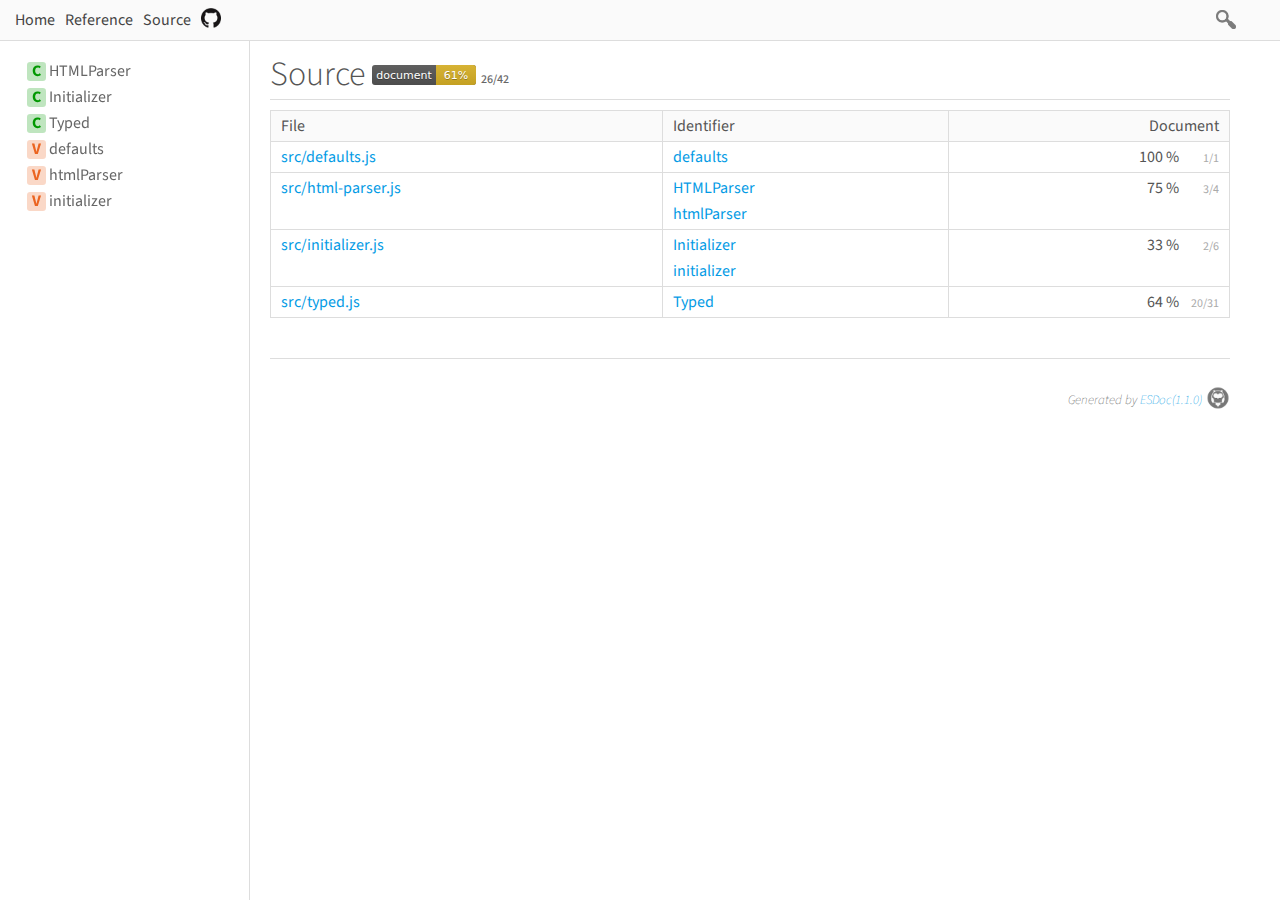
<file: lib/Plugin & Library Web Design ITCC 2025/Plugin & Library Web Design ITCC 2025/typed.js v2.1.0/docs/source.html>
<!DOCTYPE html>
<html>
<head>
  <meta charset="utf-8">
  <base data-ice="baseUrl" href>
  <title data-ice="title">Source | typed.js</title>
  <link type="text/css" rel="stylesheet" href="css/style.css">
  <link type="text/css" rel="stylesheet" href="css/prettify-tomorrow.css">
  <script src="script/prettify/prettify.js"></script>
  <script src="script/manual.js"></script>
<meta name="description" content="A JavaScript Typing Animation Library"><meta property="twitter:card" content="summary"><meta property="twitter:title" content="typed.js"><meta property="twitter:description" content="A JavaScript Typing Animation Library"></head>
<body class="layout-container" data-ice="rootContainer">

<header>
  <a href="./">Home</a>
  
  <a href="identifiers.html">Reference</a>
  <a href="source.html">Source</a>
  
  <div class="search-box">
  <span>
    <img src="./image/search.png">
    <span class="search-input-edge"></span><input class="search-input"><span class="search-input-edge"></span>
  </span>
    <ul class="search-result"></ul>
  </div>
<a style="position:relative; top:3px;" href="https://github.com/mattboldt/typed.js"><img width="20px" src="./image/github.png"></a></header>

<nav class="navigation" data-ice="nav"><div>
  <ul>
    
  <li data-ice="doc"><span data-ice="kind" class="kind-class">C</span><span data-ice="name"><span><a href="class/src/html-parser.js~HTMLParser.html">HTMLParser</a></span></span></li>
<li data-ice="doc"><span data-ice="kind" class="kind-class">C</span><span data-ice="name"><span><a href="class/src/initializer.js~Initializer.html">Initializer</a></span></span></li>
<li data-ice="doc"><span data-ice="kind" class="kind-class">C</span><span data-ice="name"><span><a href="class/src/typed.js~Typed.html">Typed</a></span></span></li>
<li data-ice="doc"><span data-ice="kind" class="kind-variable">V</span><span data-ice="name"><span><a href="variable/index.html#static-variable-defaults">defaults</a></span></span></li>
<li data-ice="doc"><span data-ice="kind" class="kind-variable">V</span><span data-ice="name"><span><a href="variable/index.html#static-variable-htmlParser">htmlParser</a></span></span></li>
<li data-ice="doc"><span data-ice="kind" class="kind-variable">V</span><span data-ice="name"><span><a href="variable/index.html#static-variable-initializer">initializer</a></span></span></li>
</ul>
</div>
</nav>

<div class="content" data-ice="content"><h1>Source <img data-ice="coverageBadge" src="./badge.svg"><span data-ice="totalCoverageCount" class="total-coverage-count">26/42</span></h1>

<table class="files-summary" data-ice="files" data-use-coverage="true">
  <thead>
    <tr>
      <td>File</td>
      <td>Identifier</td>
      <td class="coverage">Document</td>
      <td style="display: none;">Size</td>
      <td style="display: none;">Lines</td>
      <td style="display: none;">Updated</td>
    </tr>
  </thead>
  <tbody>
    
  <tr data-ice="file">
      <td data-ice="filePath"><span><a href="file/src/defaults.js.html">src/defaults.js</a></span></td>
      <td data-ice="identifier" class="identifiers"><span><a href="variable/index.html#static-variable-defaults">defaults</a></span></td>
      <td class="coverage"><span data-ice="coverage">100 %</span><span data-ice="coverageCount" class="coverage-count">1/1</span></td>
      <td style="display: none;" data-ice="size">3416 byte</td>
      <td style="display: none;" data-ice="lines">164</td>
      <td style="display: none;" data-ice="updated">2022-12-07 03:41:55 (UTC)</td>
    </tr>
<tr data-ice="file">
      <td data-ice="filePath"><span><a href="file/src/html-parser.js.html#errorLines=67">src/html-parser.js</a></span></td>
      <td data-ice="identifier" class="identifiers"><span><a href="class/src/html-parser.js~HTMLParser.html">HTMLParser</a></span>
<span><a href="variable/index.html#static-variable-htmlParser">htmlParser</a></span></td>
      <td class="coverage"><span data-ice="coverage">75 %</span><span data-ice="coverageCount" class="coverage-count">3/4</span></td>
      <td style="display: none;" data-ice="size">1798 byte</td>
      <td style="display: none;" data-ice="lines">67</td>
      <td style="display: none;" data-ice="updated">2023-04-07 18:56:50 (UTC)</td>
    </tr>
<tr data-ice="file">
      <td data-ice="filePath"><span><a href="file/src/initializer.js.html#errorLines=147,161,193,218">src/initializer.js</a></span></td>
      <td data-ice="identifier" class="identifiers"><span><a href="class/src/initializer.js~Initializer.html">Initializer</a></span>
<span><a href="variable/index.html#static-variable-initializer">initializer</a></span></td>
      <td class="coverage"><span data-ice="coverage">33 %</span><span data-ice="coverageCount" class="coverage-count">2/6</span></td>
      <td style="display: none;" data-ice="size">5877 byte</td>
      <td style="display: none;" data-ice="lines">218</td>
      <td style="display: none;" data-ice="updated">2023-04-07 18:56:50 (UTC)</td>
    </tr>
<tr data-ice="file">
      <td data-ice="filePath"><span><a href="file/src/typed.js.html#errorLines=11,142,267,334,357,73,75,76,77,91,95">src/typed.js</a></span></td>
      <td data-ice="identifier" class="identifiers"><span><a href="class/src/typed.js~Typed.html">Typed</a></span></td>
      <td class="coverage"><span data-ice="coverage">64 %</span><span data-ice="coverageCount" class="coverage-count">20/31</span></td>
      <td style="display: none;" data-ice="size">12719 byte</td>
      <td style="display: none;" data-ice="lines">433</td>
      <td style="display: none;" data-ice="updated">2023-04-07 18:56:50 (UTC)</td>
    </tr>
</tbody>
</table>
</div>

<footer class="footer">
  Generated by <a href="https://esdoc.org">ESDoc<span data-ice="esdocVersion">(1.1.0)</span><img src="./image/esdoc-logo-mini-black.png"></a>
</footer>

<script src="script/search_index.js"></script>
<script src="script/search.js"></script>
<script src="script/pretty-print.js"></script>
<script src="script/inherited-summary.js"></script>
<script src="script/test-summary.js"></script>
<script src="script/inner-link.js"></script>
<script src="script/patch-for-local.js"></script>
</body>
</html>
</file>
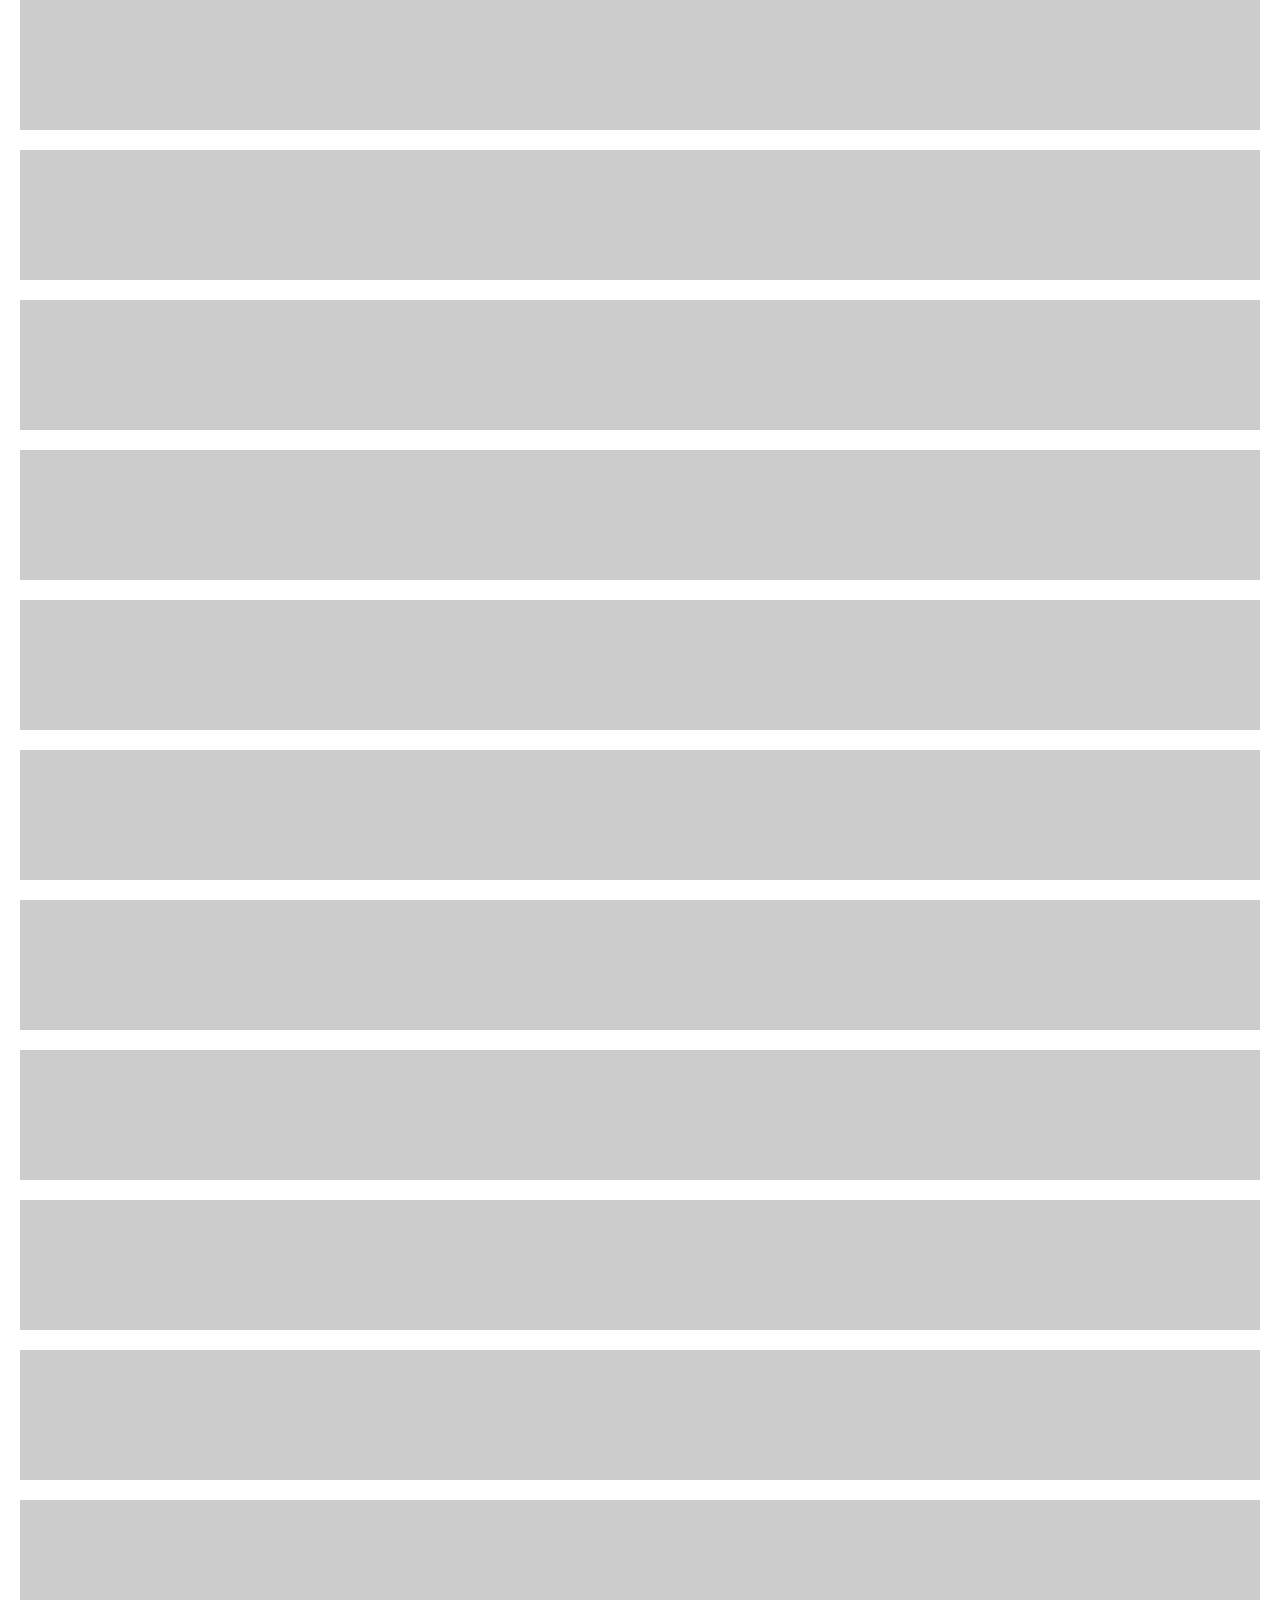
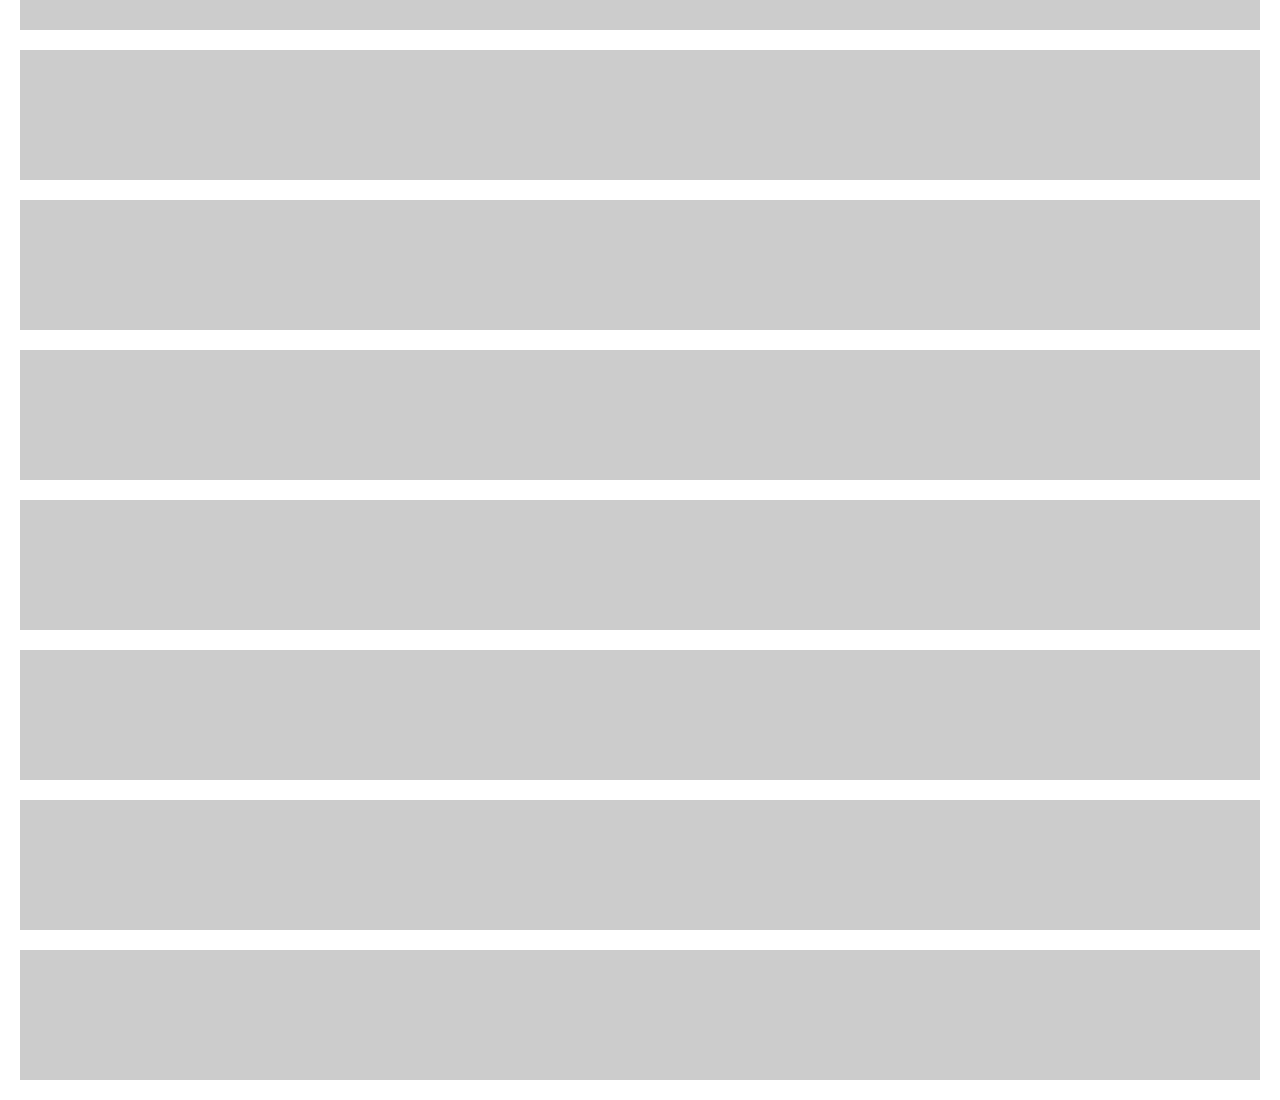
<file: lib/Plugin & Library Web Design ITCC 2025/Plugin & Library Web Design ITCC 2025/Animate On Scroll v2.3.2/test/fixtures/aos-offset.fixture.html>
<!DOCTYPE html>
<html>
  <head>
    <title></title>
    <style type="text/css">
      * {box-sizing: border-box;}
      body {
        margin: 0; padding: 0 20px; text-align: center;
      }
      .aos-item {
        width: 100%; height: 130px; margin: 0 0 20px 0; background: #ccc;
      }
    </style>
  </head>
  <body class="body">
    <div class="aos-item aos-item--1" data-aos-offset="50" data-aos="fade"></div>
    <div class="aos-item aos-item--2" data-aos-offset="50" data-aos="fade-up"></div>
    <div class="aos-item aos-item--3" data-aos-offset="50" data-aos="fade-down"></div>
    <div class="aos-item aos-item--4" data-aos-offset="50" data-aos="fade-left"></div>
    <div class="aos-item aos-item--5" data-aos-offset="50" data-aos="fade-right"></div>
    <div class="aos-item aos-item--6" data-aos-offset="50" data-aos="flip-up"></div>
    <div class="aos-item aos-item--7" data-aos-offset="50" data-aos="flip-down"></div>
    <div class="aos-item aos-item--8" data-aos-offset="50" data-aos="flip-left"></div>
    <div class="aos-item aos-item--9" data-aos-offset="50" data-aos="flip-right"></div>
    <div class="aos-item aos-item--10" data-aos-offset="50" data-aos="zoom-in"></div>
    <div class="aos-item aos-item--11" data-aos-offset="50" data-aos="zoom-in-up"></div>
    <div class="aos-item aos-item--12" data-aos-offset="50" data-aos="zoom-in-down"></div>
    <div class="aos-item aos-item--13" data-aos-offset="50" data-aos="zoom-in-left"></div>
    <div class="aos-item aos-item--14" data-aos-offset="50" data-aos="zoom-in-right"></div>
    <div class="aos-item aos-item--15" data-aos-offset="50" data-aos="slide-up"></div>
    <div class="aos-item aos-item--16" data-aos-offset="50" data-aos="slide-down"></div>
    <div class="aos-item aos-item--17" data-aos-offset="50" data-aos="slide-left"></div>
    <div class="aos-item aos-item--18" data-aos-offset="50" data-aos="slide-right"></div>
  </body>
</html>
</file>
<file: css/forum.css>
/* style.css */
body.custom-body {
  background-color: #0E1322;
  width: 100%;
  height: 100vh;
  font-family: sans-serif;
  margin: 0;
  padding: 0;
}

.nav-bar {
  display: flex;
  gap: 40px;
  margin-top: 20px;
  margin-left: 40px;
  align-items: center;
}

.dropdown {
  position: relative;
  display: inline-block;
}

.dropdown-button {
  width: 122px;
  height: 31px;
  background-color: #0E1322;
  color: white;
  border: 1px solid white;
  display: flex;
  align-items: center;
  justify-content: space-between;
  padding: 0 10px;
  cursor: pointer;
  font-size: 16px;
}

.arrow {
  transition: transform 0.3s ease;
}

.dropdown:hover .arrow {
  transform: rotate(180deg);
}

.dropdown-content {
  display: none;
  position: absolute;
  background-color: #0E1322;
  color: white;
  border: 1px solid white;
  width: 122px;
  z-index: 10;
  margin-top: 4px;
  border-radius: 4px;
}

.dropdown:hover .dropdown-content {
  display: block;
}

.dropdown-content a {
  display: block;
  padding: 8px 12px;
  text-decoration: none;
  color: white;
}

.dropdown-content a:hover {
  background-color: #2e2e2e;
}

.nav-link {
  color: white;
  font-size: 24px;
  text-decoration: none;
}

.nav-link.underline {
  text-decoration: underline;
  text-underline-offset: 10px;
  text-decoration-color: #00FF1E;
}

.submit-btn {
  background-color: #00FF1E;
  padding: 6px 20px;
  border-radius: 12px;
  font-size: 24px;
  text-decoration: none;
  color: black;
}

.chat-card {
  width: 1105px;
  height: 232px;
  background-color: #0E1322;
  box-shadow: 0 0 20px #00FF1E;
  margin: 40px auto;
  border-left: 10px solid #00FF1E;
  border-radius: 12px;
  padding: 30px;
  transition: all 0.3s ease;
}

.chat-card:hover {
  transform: scale(1.05);
  box-shadow: 0 0 40px #00FF1E;
}

.chat-header {
  display: flex;
  align-items: center;
  gap: 12px;
  margin-left: 20px;
}

.chat-icon {
  font-size: 32px;
  color: #00FF1E;
}

.chat-title {
  font-size: 40px;
  color: white;
  margin: 0;
}

.chat-info {
  display: flex;
  gap: 12px;
  margin-left: 40px;
  margin-top: 20px;
  align-items: center;
}

.chat-user,
.chat-comment {
  font-size: 24px;
  color: white;
}

.chat-dot {
  width: 14px;
  height: 14px;
  background-color: #D9D9D9;
  border-radius: 50%;
}
</file>
<file: lib/Plugin & Library Web Design ITCC 2025/Plugin & Library Web Design ITCC 2025/typed.js v2.1.0/docs/css/style.css>
@import url(https://fonts.googleapis.com/css?family=Roboto:400,300,700);
@import url(https://fonts.googleapis.com/css?family=Source+Sans+Pro:400,400italic,600,700);
@import url(./manual.css);
@import url(./source.css);
@import url(./test.css);
@import url(./identifiers.css);
@import url(./github.css);
@import url(./search.css);

* {
  margin: 0;
  padding: 0;
  text-decoration: none;
}

html
{
  font-family: 'Source Sans Pro', 'Roboto', sans-serif;
  overflow: auto;
  /*font-size: 14px;*/
  /*color: #4d4e53;*/
  /*color: rgba(0, 0, 0, .68);*/
  color: #555;
  background-color: #fff;
}

a {
  /*color: #0095dd;*/
  /*color:rgb(37, 138, 175);*/
  color: #039BE5;
}

code a:hover {
  text-decoration: underline;
}

ul, ol {
  padding-left: 20px;
}

ul li {
  list-style: disc;
  margin: 4px 0;
}

ol li {
  margin: 4px 0;
}

h1 {
  margin-bottom: 10px;
  font-size: 34px;
  font-weight: 300;
  border-bottom: solid 1px #ddd;
}

h2 {
  margin-top: 24px;
  margin-bottom: 10px;
  font-size: 20px;
  border-bottom: solid 1px #ddd;
  font-weight: 300;
}

h3 {
  position: relative;
  font-size: 16px;
  margin-bottom: 12px;
  padding: 4px;
  font-weight: 300;
}

details {
  cursor: pointer;
}

del {
  text-decoration: line-through;
}

p {
  margin-bottom: 15px;
  line-height: 1.5;
}

code {
  font-family: "SFMono-Regular", Consolas, "Liberation Mono", Menlo, Courier, monospace;
}

pre > code {
  display: block;
}

pre.prettyprint, pre > code {
  padding: 4px;
  margin: 1em 0;
  background-color: #f5f5f5;
  border-radius: 3px;
}

pre.prettyprint > code {
  margin: 0;
}

p > code,
li > code {
  padding: 0.2em 0.5em;
  margin: 0;
  font-size: 85%;
  background-color: rgba(0,0,0,0.04);
  border-radius: 3px;
}

.code {
  font-family: "SFMono-Regular", Consolas, "Liberation Mono", Menlo, Courier, monospace;
  font-size: 13px;
}

.import-path pre.prettyprint,
.import-path pre.prettyprint code {
  margin: 0;
  padding: 0;
  border: none;
  background: white;
}

.layout-container {
  /*display: flex;*/
  /*flex-direction: row;*/
  /*justify-content: flex-start;*/
  /*align-items: stretch;*/
}

.layout-container > header {
  display: flex;
  height: 40px;
  line-height: 40px;
  font-size: 16px;
  padding: 0 10px;
  margin: 0;
  position: fixed;
  width: 100%;
  z-index: 1;
  background-color: #fafafa;
  top: 0;
  border-bottom: solid 1px #ddd;
}
.layout-container > header > a{
  margin: 0 5px;
  color: #444;
}

.layout-container > header > a.repo-url-github {
  font-size: 0;
  display: inline-block;
  width: 20px;
  height: 38px;
  background: url("../image/github.png") no-repeat center;
  background-size: 20px;
  vertical-align: top;
}

.navigation {
  position: fixed;
  top: 0;
  left: 0;
  box-sizing: border-box;
  width: 250px;
  height: 100%;
  padding-top: 40px;
  padding-left: 15px;
  padding-bottom: 2em;
  margin-top:1em;
  overflow-x: scroll;
  box-shadow: rgba(255, 255, 255, 1) -1px 0 0 inset;
  border-right: 1px solid #ddd;
}

.navigation ul {
  padding: 0;
}

.navigation li {
  list-style: none;
  margin: 4px 0;
  white-space: nowrap;
}

.navigation li a {
  color: #666;
}

.navigation .nav-dir-path {
  display: block;
  margin-top: 0.7em;
  margin-bottom: 0.25em;
  font-weight: 600;
}

.kind-class,
.kind-interface,
.kind-function,
.kind-typedef,
.kind-variable,
.kind-external {
  margin-left: 0.75em;
  width: 1.2em;
  height: 1.2em;
  display: inline-block;
  text-align: center;
  border-radius: 0.2em;
  margin-right: 0.2em;
  font-weight: bold;
  line-height: 1.2em;
}

.kind-class {
  color: #009800;
  background-color: #bfe5bf;
}

.kind-interface {
  color: #fbca04;
  background-color: #fef2c0;
}

.kind-function {
  color: #6b0090;
  background-color: #d6bdde;
}

.kind-variable {
  color: #eb6420;
  background-color: #fad8c7;
}

.kind-typedef {
  color: #db001e;
  background-color: #edbec3;
}

.kind-external {
  color: #0738c3;
  background-color: #bbcbea;
}

.summary span[class^="kind-"] {
  margin-left: 0;
}

h1 .version,
h1 .url a {
  font-size: 14px;
  color: #aaa;
}

.content {
  margin-top: 40px;
  margin-left: 250px;
  padding: 10px 50px 10px 20px;
}

.header-notice {
  font-size: 14px;
  color: #aaa;
  margin: 0;
}

.expression-extends .prettyprint {
  margin-left: 10px;
  background: white;
}

.extends-chain {
  border-bottom: 1px solid#ddd;
  padding-bottom: 10px;
  margin-bottom: 10px;
}

.extends-chain span:nth-of-type(1) {
  padding-left: 10px;
}

.extends-chain > div {
  margin: 5px 0;
}

.description table {
  font-size: 14px;
  border-spacing: 0;
  border: 0;
  border-collapse: collapse;
}

.description thead {
  background: #999;
  color: white;
}

.description table td,
.description table th {
  border: solid 1px #ddd;
  padding: 4px;
  font-weight: normal;
}

.flat-list ul {
  padding-left: 0;
}

.flat-list li {
  display: inline;
  list-style: none;
}

table.summary {
  width: 100%;
  margin: 10px 0;
  border-spacing: 0;
  border: 0;
  border-collapse: collapse;
}

table.summary thead {
  background: #fafafa;
}

table.summary td {
  border: solid 1px #ddd;
  padding: 4px 10px;
}

table.summary tbody td:nth-child(1) {
  text-align: right;
  white-space: nowrap;
  min-width: 64px;
  vertical-align: top;
}

table.summary tbody td:nth-child(2) {
  width: 100%;
  border-right: none;
}

table.summary tbody td:nth-child(3) {
  white-space: nowrap;
  border-left: none;
  vertical-align: top;
}

table.summary td > div:nth-of-type(2) {
  padding-top: 4px;
  padding-left: 15px;
}

table.summary td p {
  margin-bottom: 0;
}

.inherited-summary thead td {
  padding-left: 2px;
}

.inherited-summary thead a {
  color: white;
}

.inherited-summary .summary tbody {
  display: none;
}

.inherited-summary .summary .toggle {
  padding: 0 4px;
  font-size: 12px;
  cursor: pointer;
}
.inherited-summary .summary .toggle.closed:before {
  content: "▶";
}
.inherited-summary .summary .toggle.opened:before {
  content: "▼";
}

.member, .method {
  margin-bottom: 24px;
}

table.params {
  width: 100%;
  margin: 10px 0;
  border-spacing: 0;
  border: 0;
  border-collapse: collapse;
}

table.params thead {
  background: #eee;
  color: #aaa;
}

table.params td {
  padding: 4px;
  border: solid 1px #ddd;
}

table.params td p {
  margin: 0;
}

.content .detail > * {
  margin: 15px 0;
}

.content .detail > h3 {
  color: black;
  background-color: #f0f0f0;
}

.content .detail > div {
  margin-left: 10px;
}

.content .detail > .import-path {
  margin-top: -8px;
}

.content .detail + .detail {
  margin-top: 30px;
}

.content .detail .throw td:first-child {
  padding-right: 10px;
}

.content .detail h4 + :not(pre) {
  padding-left: 0;
  margin-left: 10px;
}

.content .detail h4 + ul li {
  list-style: none;
}

.return-param * {
  display: inline;
}

.argument-params {
  margin-bottom: 20px;
}

.return-type {
  padding-right: 10px;
  font-weight: normal;
}

.return-desc {
  margin-left: 10px;
  margin-top: 4px;
}

.return-desc p {
  margin: 0;
}

.deprecated, .experimental, .instance-docs {
  border-left: solid 5px orange;
  padding-left: 4px;
  margin: 4px 0;
}

tr.listen p,
tr.throw p,
tr.emit p{
  margin-bottom: 10px;
}

.version, .since {
  color: #aaa;
}

h3 .right-info {
  position: absolute;
  right: 4px;
  font-size: 14px;
}

.version + .since:before {
  content: '| ';
}

.see {
  margin-top: 10px;
}

.see h4 {
  margin: 4px 0;
}

.content .detail h4 + .example-doc {
  margin: 6px 0;
}

.example-caption {
  position: relative;
  bottom: -1px;
  display: inline-block;
  padding: 4px;
  font-style: italic;
  background-color: #f5f5f5;
  font-weight: bold;
  border-radius: 3px;
  border-bottom-left-radius: 0;
  border-bottom-right-radius: 0;
}

.example-caption + pre.source-code {
  margin-top: 0;
  border-top-left-radius: 0;
}

footer, .file-footer {
  text-align: right;
  font-style: italic;
  font-weight: 100;
  font-size: 13px;
  margin-right: 50px;
  margin-left: 270px;
  border-top: 1px solid #ddd;
  padding-top: 30px;
  margin-top: 20px;
  padding-bottom: 10px;
}

footer img {
  width: 24px;
  vertical-align: middle;
  padding-left: 4px;
  position: relative;
  top: -3px;
  opacity: 0.6;
}

pre.source-code {
  padding: 4px;
}

pre.raw-source-code > code {
  padding: 0;
  margin: 0;
  font-size: 12px;
  background: #fff;
  border: solid 1px #ddd;
  line-height: 1.5;
}

pre.raw-source-code > code > ol {
  counter-reset:number;
  list-style:none;
  margin:0;
  padding:0;
  overflow: hidden;
}

pre.raw-source-code > code > ol li:before {
  counter-increment: number;
  content: counter(number);
  display: inline-block;
  min-width: 3em;
  color: #aaa;
  text-align: right;
  padding-right: 1em;
}

pre.source-code.line-number {
  padding: 0;
}

pre.source-code ol {
  background: #eee;
  padding-left: 40px;
}

pre.source-code li {
  background: white;
  padding-left: 4px;
  list-style: decimal;
  margin: 0;
}

pre.source-code.line-number li.active {
  background: rgb(255, 255, 150) !important;
}

pre.source-code.line-number li.error-line {
  background: #ffb8bf;
}

.inner-link-active {
  /*background: rgb(255, 255, 150) !important;*/
  background: #039BE5 !important;
  color: #fff !important;
  padding-left: 0.1em !important;
}

.inner-link-active a {
  color: inherit;
}
</file>
<file: lib/Plugin & Library Web Design ITCC 2025/Plugin & Library Web Design ITCC 2025/typed.js v2.1.0/docs/css/prettify-tomorrow.css>
/* Tomorrow Theme */
/* Original theme - https://github.com/chriskempson/tomorrow-theme */
/* Pretty printing styles. Used with prettify.js. */
/* SPAN elements with the classes below are added by prettyprint. */
/* plain text */
.pln {
  color: #4d4d4c; }

@media screen {
  /* string content */
  .str {
    color: #718c00; }

  /* a keyword */
  .kwd {
    color: #8959a8; }

  /* a comment */
  .com {
    color: #8e908c; }

  /* a type name */
  .typ {
    color: #4271ae; }

  /* a literal value */
  .lit {
    color: #f5871f; }

  /* punctuation */
  .pun {
    color: #4d4d4c; }

  /* lisp open bracket */
  .opn {
    color: #4d4d4c; }

  /* lisp close bracket */
  .clo {
    color: #4d4d4c; }

  /* a markup tag name */
  .tag {
    color: #c82829; }

  /* a markup attribute name */
  .atn {
    color: #f5871f; }

  /* a markup attribute value */
  .atv {
    color: #3e999f; }

  /* a declaration */
  .dec {
    color: #f5871f; }

  /* a variable name */
  .var {
    color: #c82829; }

  /* a function name */
  .fun {
    color: #4271ae; } }
/* Use higher contrast and text-weight for printable form. */
@media print, projection {
  .str {
    color: #060; }

  .kwd {
    color: #006;
    font-weight: bold; }

  .com {
    color: #600;
    font-style: italic; }

  .typ {
    color: #404;
    font-weight: bold; }

  .lit {
    color: #044; }

  .pun, .opn, .clo {
    color: #440; }

  .tag {
    color: #006;
    font-weight: bold; }

  .atn {
    color: #404; }

  .atv {
    color: #060; } }
/* Style */
/*
pre.prettyprint {
  background: white;
  font-family: Consolas, Monaco, 'Andale Mono', monospace;
  font-size: 12px;
  line-height: 1.5;
  border: 1px solid #ccc;
  padding: 10px; }
*/

/* Specify class=linenums on a pre to get line numbering */
ol.linenums {
  margin-top: 0;
  margin-bottom: 0; }

/* IE indents via margin-left */
li.L0,
li.L1,
li.L2,
li.L3,
li.L4,
li.L5,
li.L6,
li.L7,
li.L8,
li.L9 {
  /* */ }

/* Alternate shading for lines */
li.L1,
li.L3,
li.L5,
li.L7,
li.L9 {
  /* */ }
</file>
<file: lib/Plugin & Library Web Design ITCC 2025/Plugin & Library Web Design ITCC 2025/Animate On Scroll v2.3.2/demo/css/styles.css>
body {
  font-family: Helvetica,Tahoma;
}

*,
*:before,
*:after {
  box-sizing: border-box;
}

.aos-all {
  width: 1000px;
  max-width: 98%;
  margin: 10vh auto 0 auto;
}

.aos-item {
  display: inline-block;
  float: left;
  width: 33.3333%;
  height: 300px;
  padding: 20px;
}

.aos-item__inner {
  position: relative;
  width: 100%;
  height: 100%;
  float: left;
  background: #1da4e2;
  line-height: 260px;
  text-align: center;
  color: #fff;
}

@media screen and (max-width: 800px) {
  .aos-item {
    width: 50%;
  }
}
</file>
